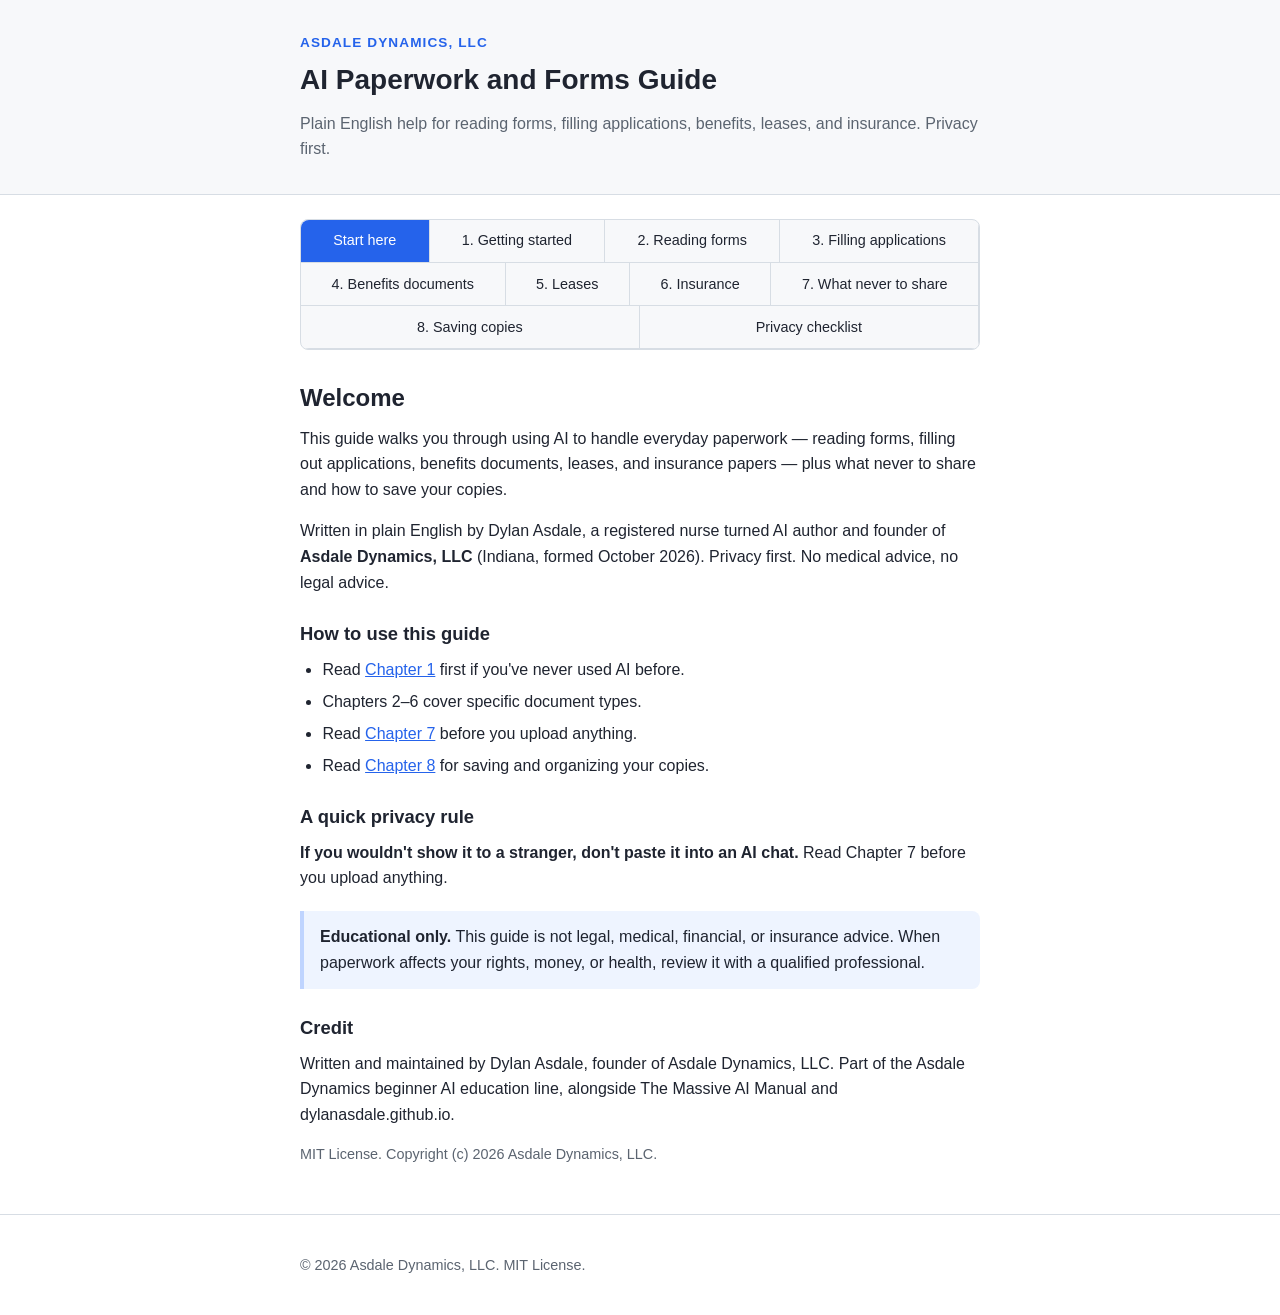
<file: site/index.html>
<!DOCTYPE html>
<html lang="en">
<head>
<meta charset="UTF-8">
<meta name="viewport" content="width=device-width, initial-scale=1.0">
<title>AI Paperwork and Forms Guide — Asdale Dynamics, LLC</title>
<link rel="stylesheet" href="assets/style.css">
</head>
<body>

<header class="site-header">
  <div class="container">
    <div class="brand">
      <span class="brand-kicker">Asdale Dynamics, LLC</span>
      <h1 class="brand-title">AI Paperwork and Forms Guide</h1>
    </div>
    <p class="tagline">Plain English help for reading forms, filling applications, benefits, leases, and insurance. Privacy first.</p>
  </div>
</header>

<main class="container">
  <nav class="chapter-nav" aria-label="Chapters">
    <ul>
      <li><a href="index.html">Start here</a></li>
      <li><a href="01-getting-started.html">1. Getting started</a></li>
      <li><a href="02-reading-forms.html">2. Reading forms</a></li>
      <li><a href="03-filling-applications.html">3. Filling applications</a></li>
      <li><a href="04-benefits-documents.html">4. Benefits documents</a></li>
      <li><a href="05-leases.html">5. Leases</a></li>
      <li><a href="06-insurance.html">6. Insurance</a></li>
      <li><a href="07-what-never-to-share.html">7. What never to share</a></li>
      <li><a href="08-saving-copies.html">8. Saving copies</a></li>
      <li><a href="privacy-checklist.html">Privacy checklist</a></li>
    </ul>
  </nav>

  <article class="chapter">
    <h2>Welcome</h2>
    <p>This guide walks you through using AI to handle everyday paperwork — reading forms, filling out applications, benefits documents, leases, and insurance papers — plus what never to share and how to save your copies.</p>
    <p>Written in plain English by Dylan Asdale, a registered nurse turned AI author and founder of <strong>Asdale Dynamics, LLC</strong> (Indiana, formed October 2026). Privacy first. No medical advice, no legal advice.</p>

    <h3>How to use this guide</h3>
    <ul>
      <li>Read <a href="01-getting-started.html">Chapter 1</a> first if you've never used AI before.</li>
      <li>Chapters 2&ndash;6 cover specific document types.</li>
      <li>Read <a href="07-what-never-to-share.html">Chapter 7</a> before you upload anything.</li>
      <li>Read <a href="08-saving-copies.html">Chapter 8</a> for saving and organizing your copies.</li>
    </ul>

    <h3>A quick privacy rule</h3>
    <p><strong>If you wouldn't show it to a stranger, don't paste it into an AI chat.</strong> Read Chapter 7 before you upload anything.</p>

    <div class="callout info">
      <p><strong>Educational only.</strong> This guide is not legal, medical, financial, or insurance advice. When paperwork affects your rights, money, or health, review it with a qualified professional.</p>
    </div>

    <h3>Credit</h3>
    <p>Written and maintained by Dylan Asdale, founder of Asdale Dynamics, LLC. Part of the Asdale Dynamics beginner AI education line, alongside The Massive AI Manual and dylanasdale.github.io.</p>

    <p class="muted">MIT License. Copyright (c) 2026 Asdale Dynamics, LLC.</p>
  </article>
</main>

<footer class="site-footer">
  <div class="container">
    <p>&copy; 2026 Asdale Dynamics, LLC. MIT License.</p>
  </div>
</footer>

<script src="assets/script.js"></script>
</body>
</html>
</file>
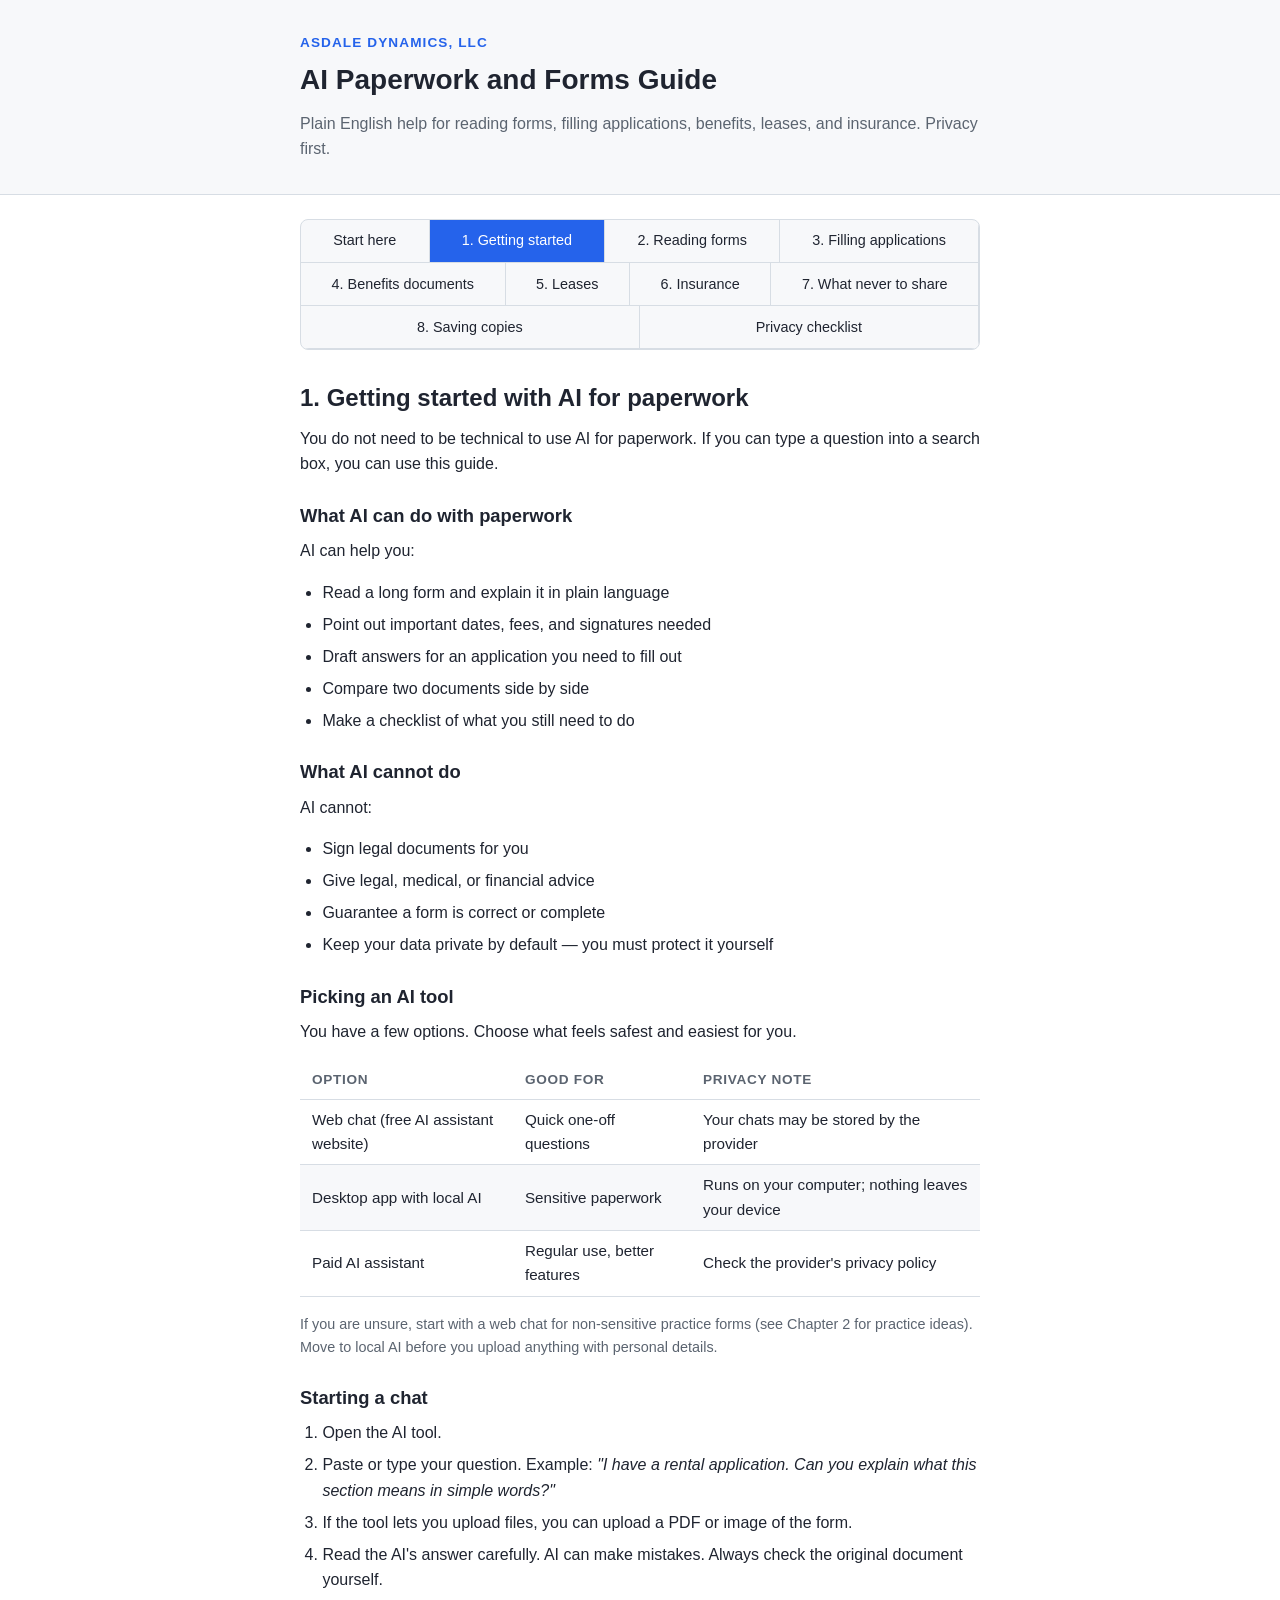
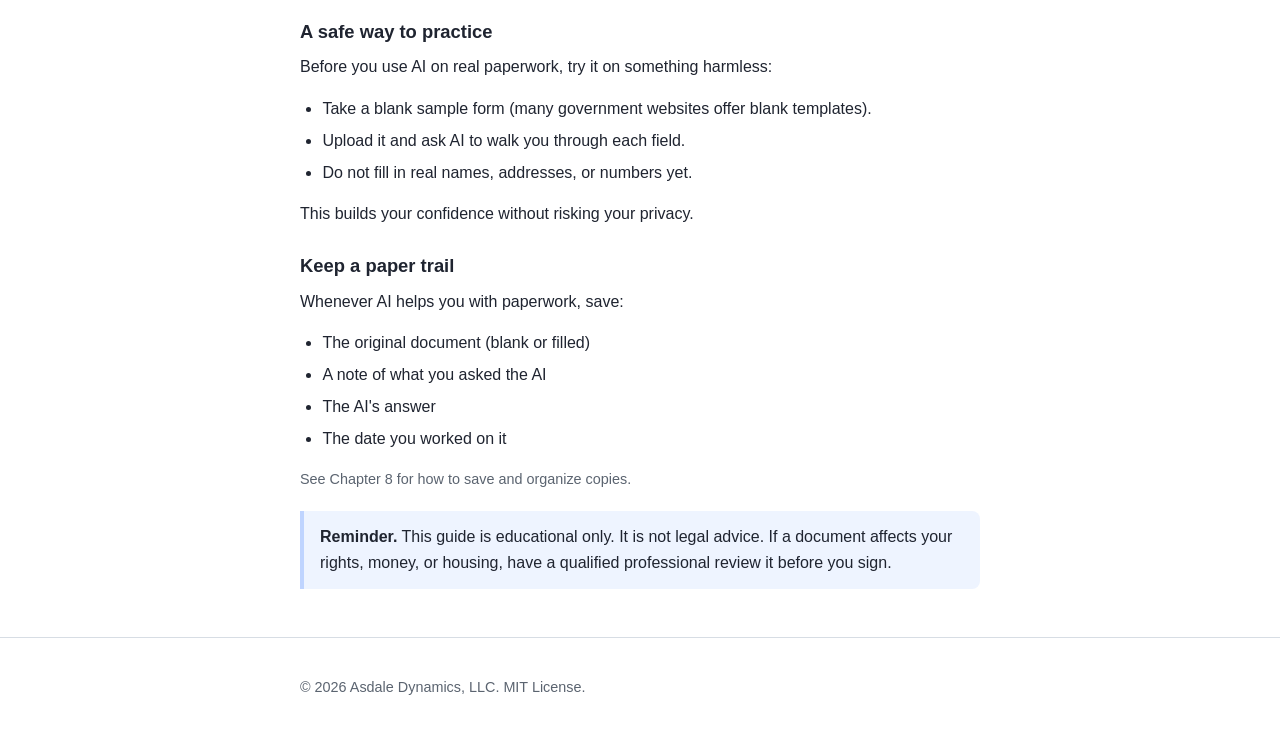
<file: site/01-getting-started.html>
<!DOCTYPE html>
<html lang="en">
<head>
<meta charset="UTF-8">
<meta name="viewport" content="width=device-width, initial-scale=1.0">
<title>1. Getting started — AI Paperwork and Forms Guide</title>
<link rel="stylesheet" href="assets/style.css">
</head>
<body>

<header class="site-header">
  <div class="container">
    <div class="brand">
      <span class="brand-kicker">Asdale Dynamics, LLC</span>
      <h1 class="brand-title">AI Paperwork and Forms Guide</h1>
    </div>
    <p class="tagline">Plain English help for reading forms, filling applications, benefits, leases, and insurance. Privacy first.</p>
  </div>
</header>

<main class="container">
  <nav class="chapter-nav" aria-label="Chapters">
    <ul>
      <li><a href="index.html">Start here</a></li>
      <li><a href="01-getting-started.html">1. Getting started</a></li>
      <li><a href="02-reading-forms.html">2. Reading forms</a></li>
      <li><a href="03-filling-applications.html">3. Filling applications</a></li>
      <li><a href="04-benefits-documents.html">4. Benefits documents</a></li>
      <li><a href="05-leases.html">5. Leases</a></li>
      <li><a href="06-insurance.html">6. Insurance</a></li>
      <li><a href="07-what-never-to-share.html">7. What never to share</a></li>
      <li><a href="08-saving-copies.html">8. Saving copies</a></li>
      <li><a href="privacy-checklist.html">Privacy checklist</a></li>
    </ul>
  </nav>

  <article class="chapter">
    <h2>1. Getting started with AI for paperwork</h2>
    <p>You do not need to be technical to use AI for paperwork. If you can type a question into a search box, you can use this guide.</p>

    <h3>What AI can do with paperwork</h3>
    <p>AI can help you:</p>
    <ul>
      <li>Read a long form and explain it in plain language</li>
      <li>Point out important dates, fees, and signatures needed</li>
      <li>Draft answers for an application you need to fill out</li>
      <li>Compare two documents side by side</li>
      <li>Make a checklist of what you still need to do</li>
    </ul>

    <h3>What AI cannot do</h3>
    <p>AI cannot:</p>
    <ul>
      <li>Sign legal documents for you</li>
      <li>Give legal, medical, or financial advice</li>
      <li>Guarantee a form is correct or complete</li>
      <li>Keep your data private by default — you must protect it yourself</li>
    </ul>

    <h3>Picking an AI tool</h3>
    <p>You have a few options. Choose what feels safest and easiest for you.</p>
    <table>
      <thead>
        <tr><th>Option</th><th>Good for</th><th>Privacy note</th></tr>
      </thead>
      <tbody>
        <tr><td>Web chat (free AI assistant website)</td><td>Quick one-off questions</td><td>Your chats may be stored by the provider</td></tr>
        <tr><td>Desktop app with local AI</td><td>Sensitive paperwork</td><td>Runs on your computer; nothing leaves your device</td></tr>
        <tr><td>Paid AI assistant</td><td>Regular use, better features</td><td>Check the provider's privacy policy</td></tr>
      </tbody>
    </table>
    <p class="muted">If you are unsure, start with a web chat for non-sensitive practice forms (see Chapter 2 for practice ideas). Move to local AI before you upload anything with personal details.</p>

    <h3>Starting a chat</h3>
    <ol>
      <li>Open the AI tool.</li>
      <li>Paste or type your question. Example: <em>"I have a rental application. Can you explain what this section means in simple words?"</em></li>
      <li>If the tool lets you upload files, you can upload a PDF or image of the form.</li>
      <li>Read the AI's answer carefully. AI can make mistakes. Always check the original document yourself.</li>
    </ol>

    <h3>A safe way to practice</h3>
    <p>Before you use AI on real paperwork, try it on something harmless:</p>
    <ul>
      <li>Take a blank sample form (many government websites offer blank templates).</li>
      <li>Upload it and ask AI to walk you through each field.</li>
      <li>Do not fill in real names, addresses, or numbers yet.</li>
    </ul>
    <p>This builds your confidence without risking your privacy.</p>

    <h3>Keep a paper trail</h3>
    <p>Whenever AI helps you with paperwork, save:</p>
    <ul>
      <li>The original document (blank or filled)</li>
      <li>A note of what you asked the AI</li>
      <li>The AI's answer</li>
      <li>The date you worked on it</li>
    </ul>
    <p class="muted">See Chapter 8 for how to save and organize copies.</p>

    <div class="callout info">
      <p><strong>Reminder.</strong> This guide is educational only. It is not legal advice. If a document affects your rights, money, or housing, have a qualified professional review it before you sign.</p>
    </div>
  </article>
</main>

<footer class="site-footer">
  <div class="container">
    <p>&copy; 2026 Asdale Dynamics, LLC. MIT License.</p>
  </div>
</footer>

<script src="assets/script.js"></script>
</body>
</html>
</file>
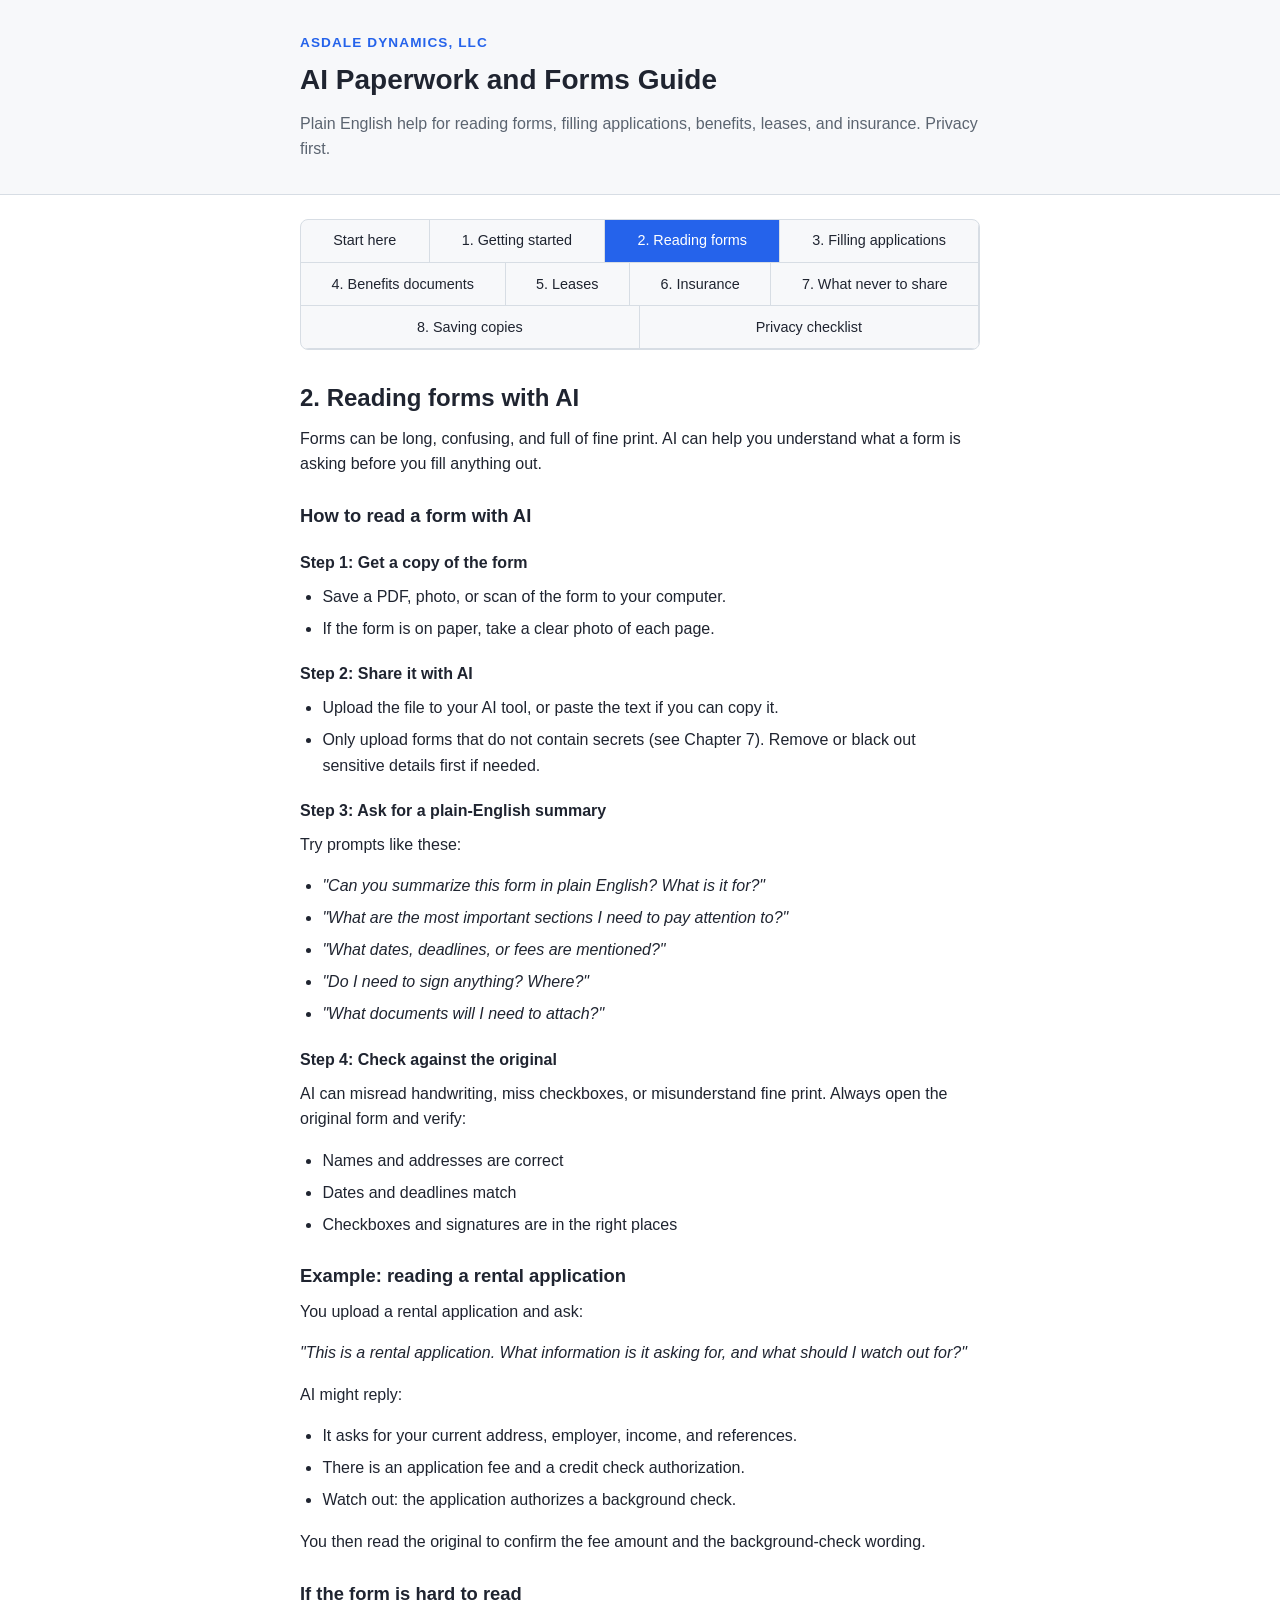
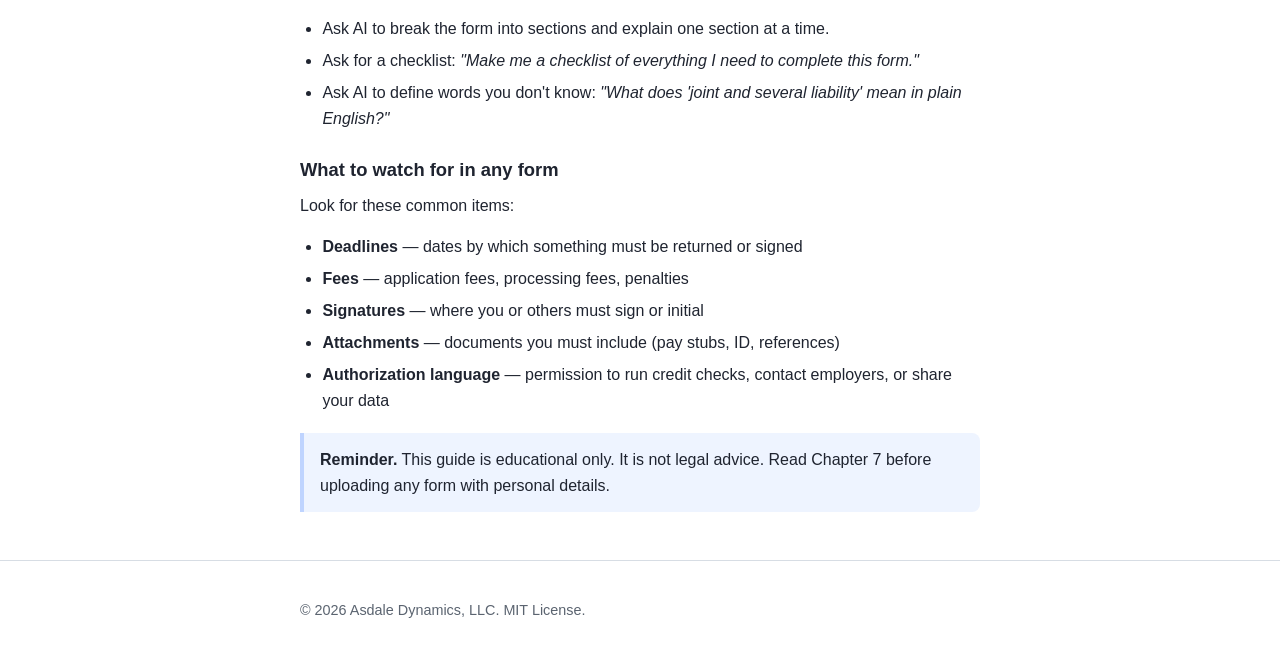
<file: site/02-reading-forms.html>
<!DOCTYPE html>
<html lang="en">
<head>
<meta charset="UTF-8">
<meta name="viewport" content="width=device-width, initial-scale=1.0">
<title>2. Reading forms — AI Paperwork and Forms Guide</title>
<link rel="stylesheet" href="assets/style.css">
</head>
<body>

<header class="site-header">
  <div class="container">
    <div class="brand">
      <span class="brand-kicker">Asdale Dynamics, LLC</span>
      <h1 class="brand-title">AI Paperwork and Forms Guide</h1>
    </div>
    <p class="tagline">Plain English help for reading forms, filling applications, benefits, leases, and insurance. Privacy first.</p>
  </div>
</header>

<main class="container">
  <nav class="chapter-nav" aria-label="Chapters">
    <ul>
      <li><a href="index.html">Start here</a></li>
      <li><a href="01-getting-started.html">1. Getting started</a></li>
      <li><a href="02-reading-forms.html">2. Reading forms</a></li>
      <li><a href="03-filling-applications.html">3. Filling applications</a></li>
      <li><a href="04-benefits-documents.html">4. Benefits documents</a></li>
      <li><a href="05-leases.html">5. Leases</a></li>
      <li><a href="06-insurance.html">6. Insurance</a></li>
      <li><a href="07-what-never-to-share.html">7. What never to share</a></li>
      <li><a href="08-saving-copies.html">8. Saving copies</a></li>
      <li><a href="privacy-checklist.html">Privacy checklist</a></li>
    </ul>
  </nav>

  <article class="chapter">
    <h2>2. Reading forms with AI</h2>
    <p>Forms can be long, confusing, and full of fine print. AI can help you understand what a form is asking before you fill anything out.</p>

    <h3>How to read a form with AI</h3>

    <h4>Step 1: Get a copy of the form</h4>
    <ul>
      <li>Save a PDF, photo, or scan of the form to your computer.</li>
      <li>If the form is on paper, take a clear photo of each page.</li>
    </ul>

    <h4>Step 2: Share it with AI</h4>
    <ul>
      <li>Upload the file to your AI tool, or paste the text if you can copy it.</li>
      <li>Only upload forms that do not contain secrets (see Chapter 7). Remove or black out sensitive details first if needed.</li>
    </ul>

    <h4>Step 3: Ask for a plain-English summary</h4>
    <p>Try prompts like these:</p>
    <ul>
      <li><em>"Can you summarize this form in plain English? What is it for?"</em></li>
      <li><em>"What are the most important sections I need to pay attention to?"</em></li>
      <li><em>"What dates, deadlines, or fees are mentioned?"</em></li>
      <li><em>"Do I need to sign anything? Where?"</em></li>
      <li><em>"What documents will I need to attach?"</em></li>
    </ul>

    <h4>Step 4: Check against the original</h4>
    <p>AI can misread handwriting, miss checkboxes, or misunderstand fine print. Always open the original form and verify:</p>
    <ul>
      <li>Names and addresses are correct</li>
      <li>Dates and deadlines match</li>
      <li>Checkboxes and signatures are in the right places</li>
    </ul>

    <h3>Example: reading a rental application</h3>
    <p>You upload a rental application and ask:</p>
    <p><em>"This is a rental application. What information is it asking for, and what should I watch out for?"</em></p>
    <p>AI might reply:</p>
    <ul>
      <li>It asks for your current address, employer, income, and references.</li>
      <li>There is an application fee and a credit check authorization.</li>
      <li>Watch out: the application authorizes a background check.</li>
    </ul>
    <p>You then read the original to confirm the fee amount and the background-check wording.</p>

    <h3>If the form is hard to read</h3>
    <ul>
      <li>Ask AI to break the form into sections and explain one section at a time.</li>
      <li>Ask for a checklist: <em>"Make me a checklist of everything I need to complete this form."</em></li>
      <li>Ask AI to define words you don't know: <em>"What does 'joint and several liability' mean in plain English?"</em></li>
    </ul>

    <h3>What to watch for in any form</h3>
    <p>Look for these common items:</p>
    <ul>
      <li><strong>Deadlines</strong> — dates by which something must be returned or signed</li>
      <li><strong>Fees</strong> — application fees, processing fees, penalties</li>
      <li><strong>Signatures</strong> — where you or others must sign or initial</li>
      <li><strong>Attachments</strong> — documents you must include (pay stubs, ID, references)</li>
      <li><strong>Authorization language</strong> — permission to run credit checks, contact employers, or share your data</li>
    </ul>

    <div class="callout info">
      <p><strong>Reminder.</strong> This guide is educational only. It is not legal advice. Read Chapter 7 before uploading any form with personal details.</p>
    </div>
  </article>
</main>

<footer class="site-footer">
  <div class="container">
    <p>&copy; 2026 Asdale Dynamics, LLC. MIT License.</p>
  </div>
</footer>

<script src="assets/script.js"></script>
</body>
</html>
</file>
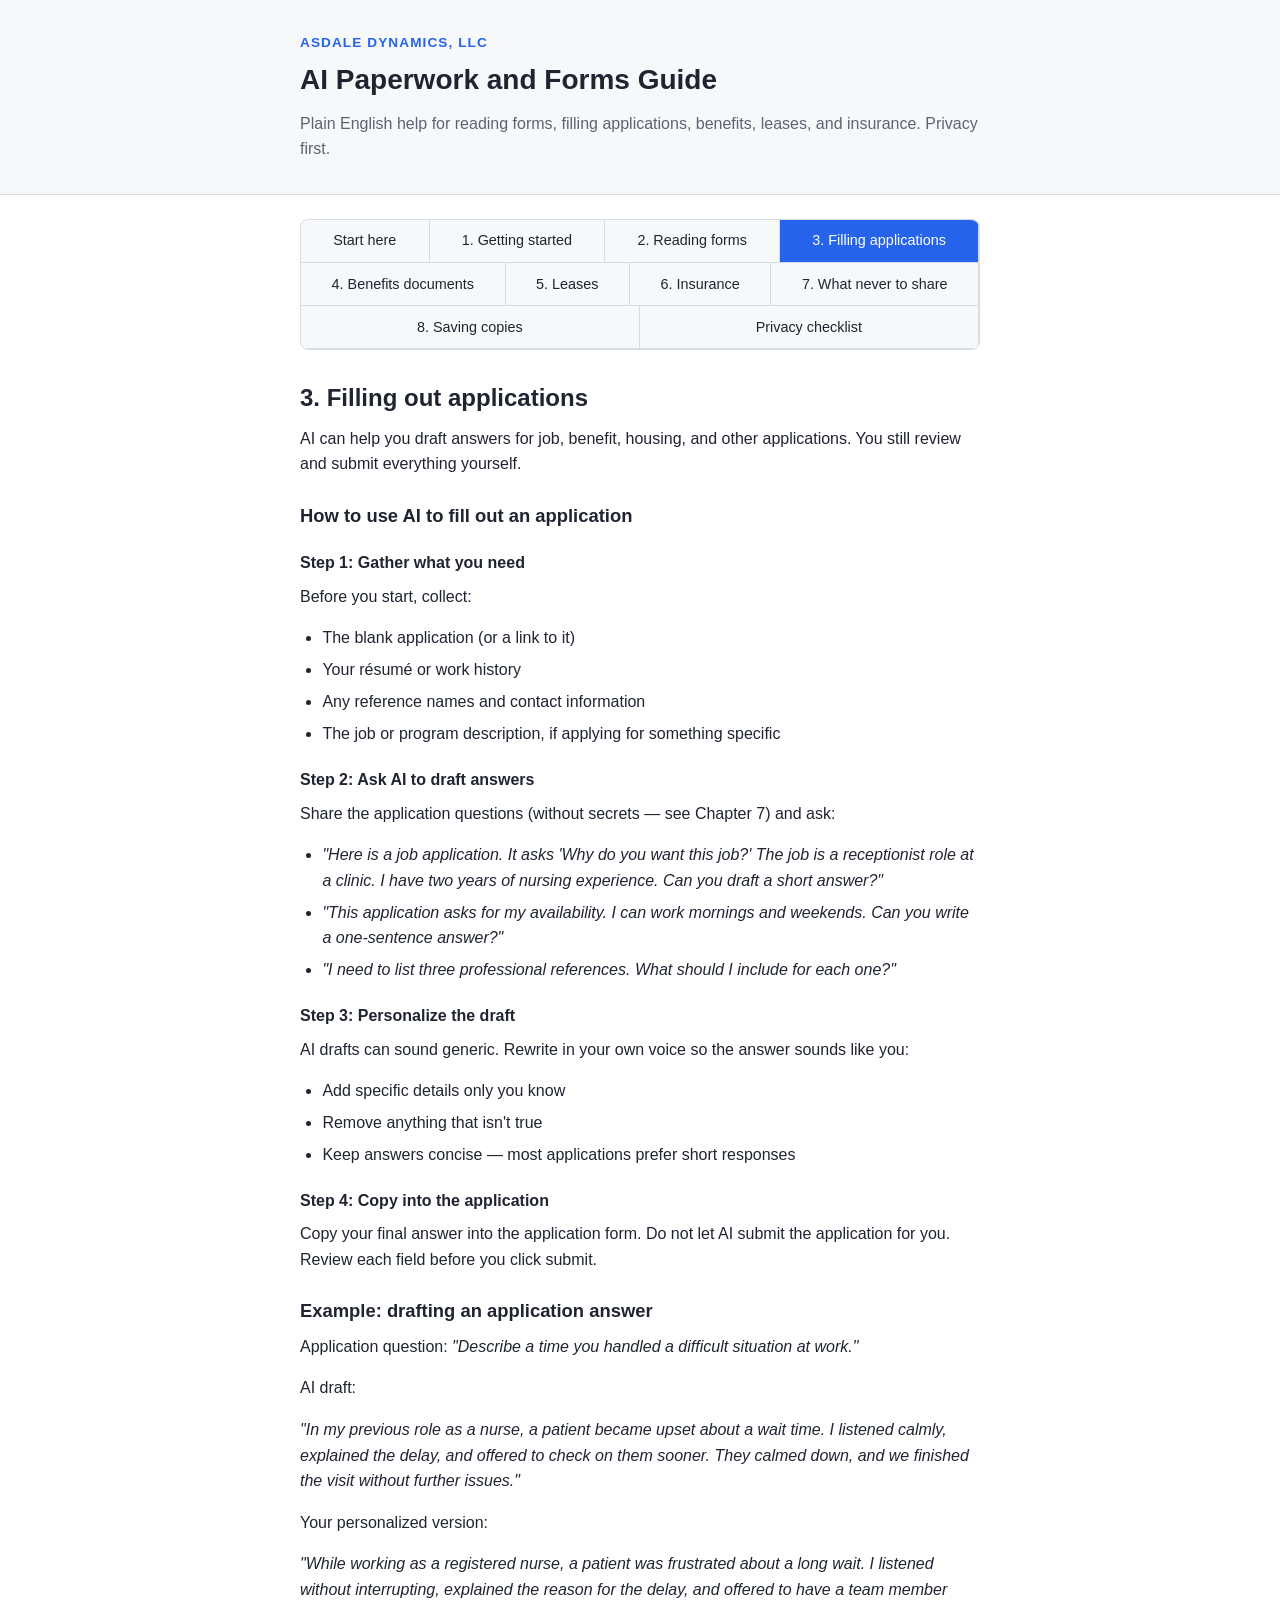
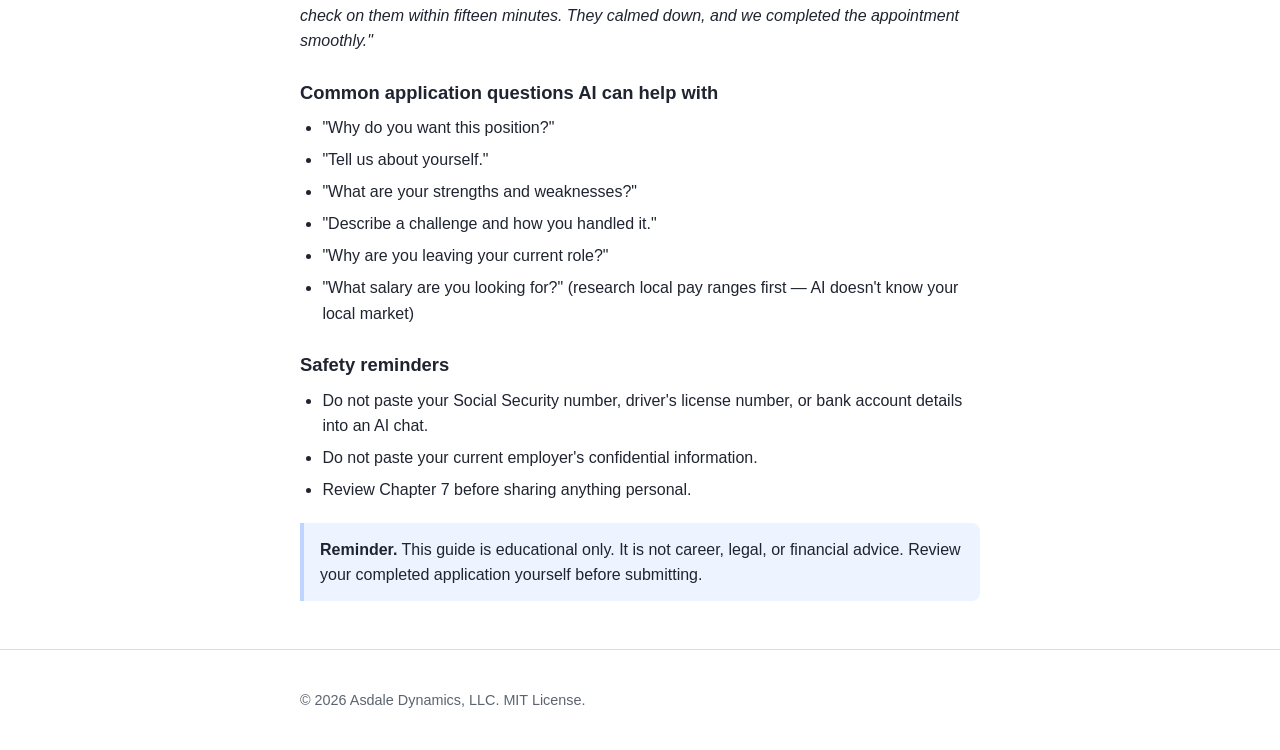
<file: site/03-filling-applications.html>
<!DOCTYPE html>
<html lang="en">
<head>
<meta charset="UTF-8">
<meta name="viewport" content="width=device-width, initial-scale=1.0">
<title>3. Filling applications — AI Paperwork and Forms Guide</title>
<link rel="stylesheet" href="assets/style.css">
</head>
<body>

<header class="site-header">
  <div class="container">
    <div class="brand">
      <span class="brand-kicker">Asdale Dynamics, LLC</span>
      <h1 class="brand-title">AI Paperwork and Forms Guide</h1>
    </div>
    <p class="tagline">Plain English help for reading forms, filling applications, benefits, leases, and insurance. Privacy first.</p>
  </div>
</header>

<main class="container">
  <nav class="chapter-nav" aria-label="Chapters">
    <ul>
      <li><a href="index.html">Start here</a></li>
      <li><a href="01-getting-started.html">1. Getting started</a></li>
      <li><a href="02-reading-forms.html">2. Reading forms</a></li>
      <li><a href="03-filling-applications.html">3. Filling applications</a></li>
      <li><a href="04-benefits-documents.html">4. Benefits documents</a></li>
      <li><a href="05-leases.html">5. Leases</a></li>
      <li><a href="06-insurance.html">6. Insurance</a></li>
      <li><a href="07-what-never-to-share.html">7. What never to share</a></li>
      <li><a href="08-saving-copies.html">8. Saving copies</a></li>
      <li><a href="privacy-checklist.html">Privacy checklist</a></li>
    </ul>
  </nav>

  <article class="chapter">
    <h2>3. Filling out applications</h2>
    <p>AI can help you draft answers for job, benefit, housing, and other applications. You still review and submit everything yourself.</p>

    <h3>How to use AI to fill out an application</h3>

    <h4>Step 1: Gather what you need</h4>
    <p>Before you start, collect:</p>
    <ul>
      <li>The blank application (or a link to it)</li>
      <li>Your résumé or work history</li>
      <li>Any reference names and contact information</li>
      <li>The job or program description, if applying for something specific</li>
    </ul>

    <h4>Step 2: Ask AI to draft answers</h4>
    <p>Share the application questions (without secrets — see Chapter 7) and ask:</p>
    <ul>
      <li><em>"Here is a job application. It asks 'Why do you want this job?' The job is a receptionist role at a clinic. I have two years of nursing experience. Can you draft a short answer?"</em></li>
      <li><em>"This application asks for my availability. I can work mornings and weekends. Can you write a one-sentence answer?"</em></li>
      <li><em>"I need to list three professional references. What should I include for each one?"</em></li>
    </ul>

    <h4>Step 3: Personalize the draft</h4>
    <p>AI drafts can sound generic. Rewrite in your own voice so the answer sounds like you:</p>
    <ul>
      <li>Add specific details only you know</li>
      <li>Remove anything that isn't true</li>
      <li>Keep answers concise — most applications prefer short responses</li>
    </ul>

    <h4>Step 4: Copy into the application</h4>
    <p>Copy your final answer into the application form. Do not let AI submit the application for you. Review each field before you click submit.</p>

    <h3>Example: drafting an application answer</h3>
    <p>Application question: <em>"Describe a time you handled a difficult situation at work."</em></p>
    <p>AI draft:</p>
    <p><em>"In my previous role as a nurse, a patient became upset about a wait time. I listened calmly, explained the delay, and offered to check on them sooner. They calmed down, and we finished the visit without further issues."</em></p>
    <p>Your personalized version:</p>
    <p><em>"While working as a registered nurse, a patient was frustrated about a long wait. I listened without interrupting, explained the reason for the delay, and offered to have a team member check on them within fifteen minutes. They calmed down, and we completed the appointment smoothly."</em></p>

    <h3>Common application questions AI can help with</h3>
    <ul>
      <li>"Why do you want this position?"</li>
      <li>"Tell us about yourself."</li>
      <li>"What are your strengths and weaknesses?"</li>
      <li>"Describe a challenge and how you handled it."</li>
      <li>"Why are you leaving your current role?"</li>
      <li>"What salary are you looking for?" (research local pay ranges first — AI doesn't know your local market)</li>
    </ul>

    <h3>Safety reminders</h3>
    <ul>
      <li>Do not paste your Social Security number, driver's license number, or bank account details into an AI chat.</li>
      <li>Do not paste your current employer's confidential information.</li>
      <li>Review Chapter 7 before sharing anything personal.</li>
    </ul>

    <div class="callout info">
      <p><strong>Reminder.</strong> This guide is educational only. It is not career, legal, or financial advice. Review your completed application yourself before submitting.</p>
    </div>
  </article>
</main>

<footer class="site-footer">
  <div class="container">
    <p>&copy; 2026 Asdale Dynamics, LLC. MIT License.</p>
  </div>
</footer>

<script src="assets/script.js"></script>
</body>
</html>
</file>
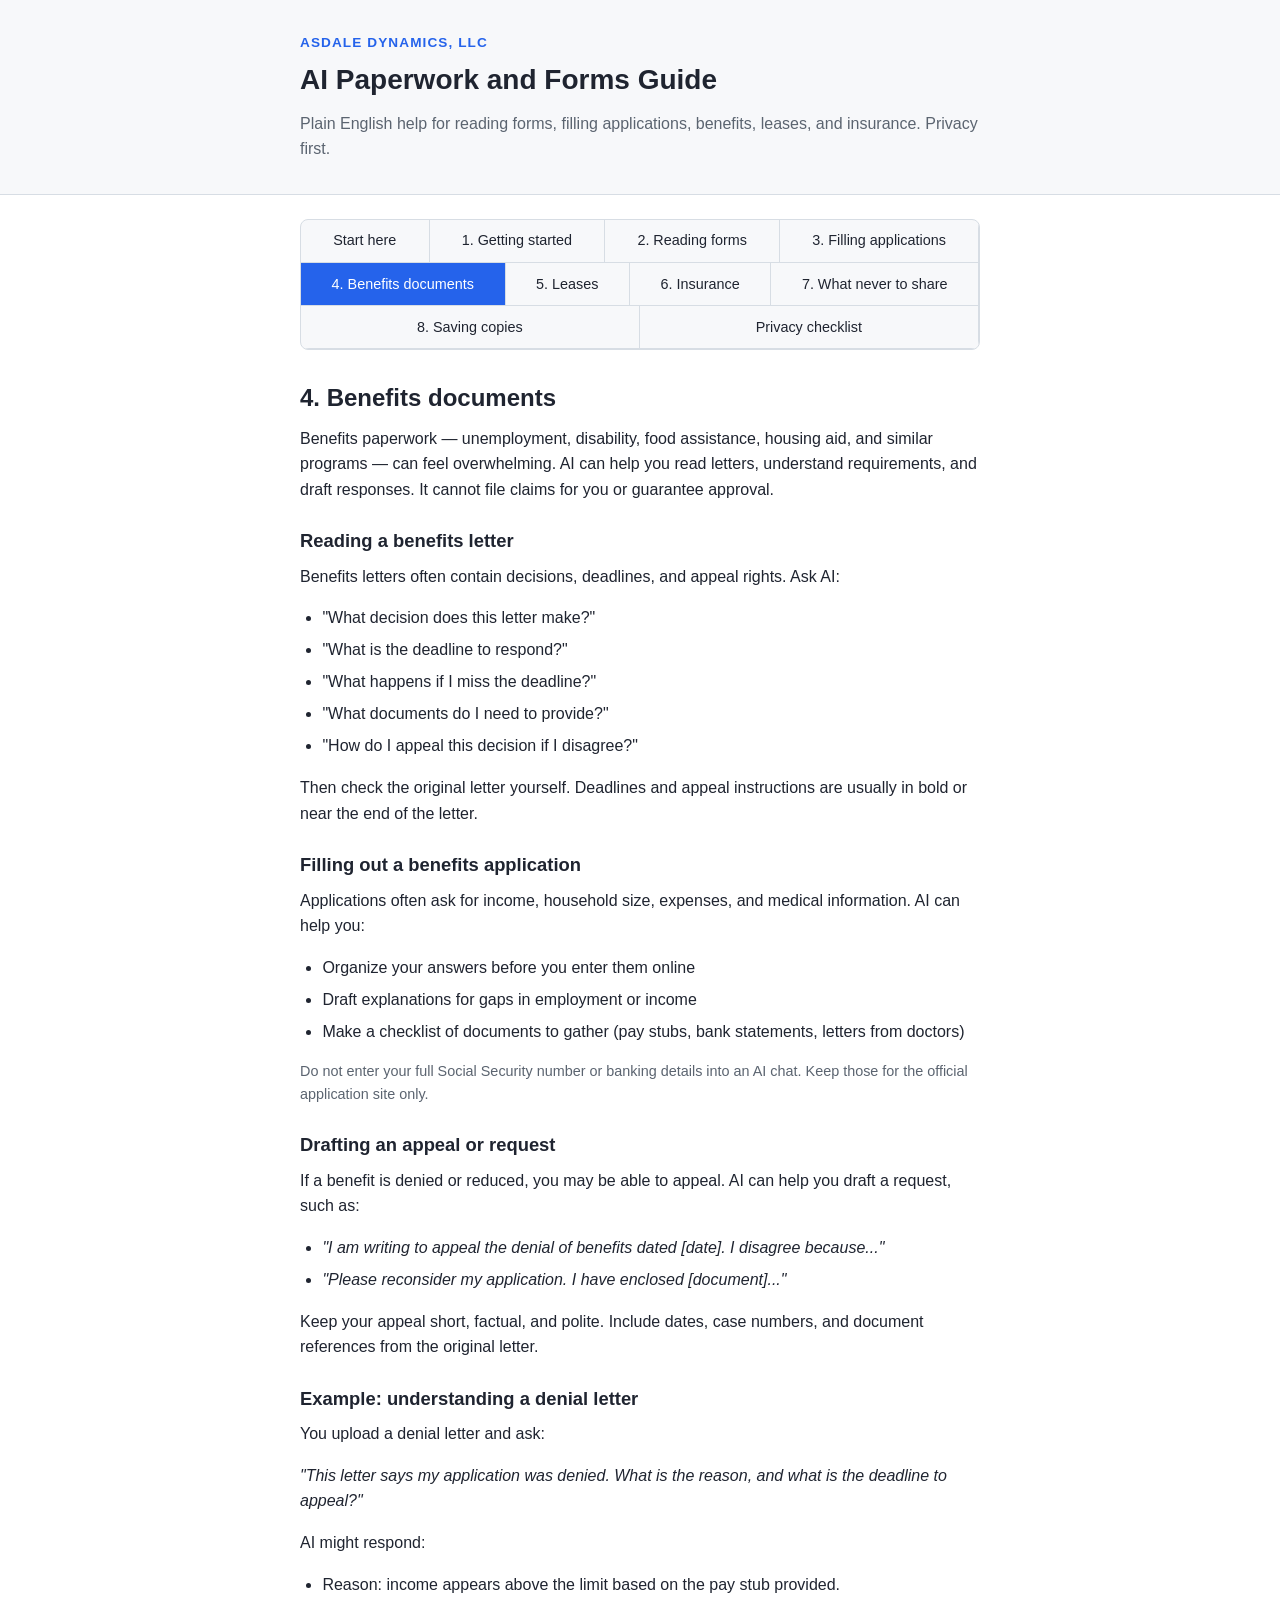
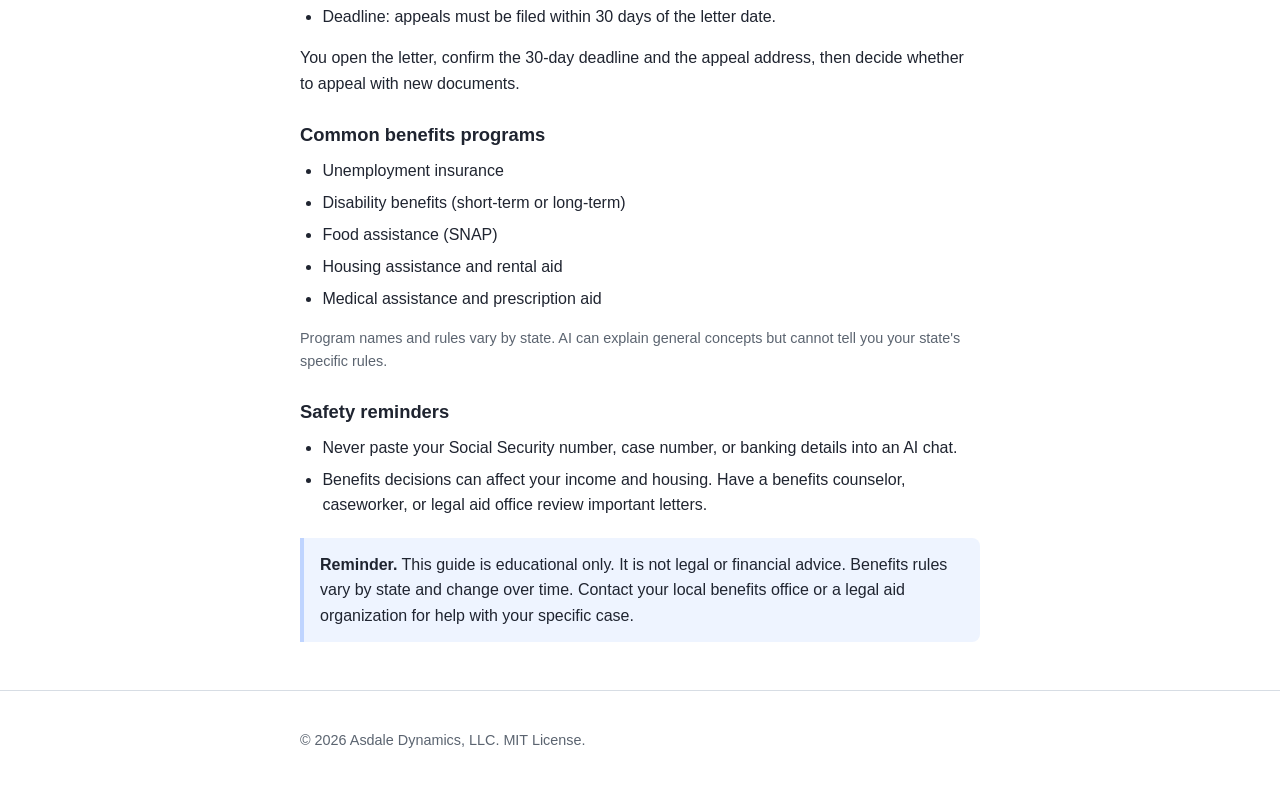
<file: site/04-benefits-documents.html>
<!DOCTYPE html>
<html lang="en">
<head>
<meta charset="UTF-8">
<meta name="viewport" content="width=device-width, initial-scale=1.0">
<title>4. Benefits documents — AI Paperwork and Forms Guide</title>
<link rel="stylesheet" href="assets/style.css">
</head>
<body>

<header class="site-header">
  <div class="container">
    <div class="brand">
      <span class="brand-kicker">Asdale Dynamics, LLC</span>
      <h1 class="brand-title">AI Paperwork and Forms Guide</h1>
    </div>
    <p class="tagline">Plain English help for reading forms, filling applications, benefits, leases, and insurance. Privacy first.</p>
  </div>
</header>

<main class="container">
  <nav class="chapter-nav" aria-label="Chapters">
    <ul>
      <li><a href="index.html">Start here</a></li>
      <li><a href="01-getting-started.html">1. Getting started</a></li>
      <li><a href="02-reading-forms.html">2. Reading forms</a></li>
      <li><a href="03-filling-applications.html">3. Filling applications</a></li>
      <li><a href="04-benefits-documents.html">4. Benefits documents</a></li>
      <li><a href="05-leases.html">5. Leases</a></li>
      <li><a href="06-insurance.html">6. Insurance</a></li>
      <li><a href="07-what-never-to-share.html">7. What never to share</a></li>
      <li><a href="08-saving-copies.html">8. Saving copies</a></li>
      <li><a href="privacy-checklist.html">Privacy checklist</a></li>
    </ul>
  </nav>

  <article class="chapter">
    <h2>4. Benefits documents</h2>
    <p>Benefits paperwork — unemployment, disability, food assistance, housing aid, and similar programs — can feel overwhelming. AI can help you read letters, understand requirements, and draft responses. It cannot file claims for you or guarantee approval.</p>

    <h3>Reading a benefits letter</h3>
    <p>Benefits letters often contain decisions, deadlines, and appeal rights. Ask AI:</p>
    <ul>
      <li>"What decision does this letter make?"</li>
      <li>"What is the deadline to respond?"</li>
      <li>"What happens if I miss the deadline?"</li>
      <li>"What documents do I need to provide?"</li>
      <li>"How do I appeal this decision if I disagree?"</li>
    </ul>
    <p>Then check the original letter yourself. Deadlines and appeal instructions are usually in bold or near the end of the letter.</p>

    <h3>Filling out a benefits application</h3>
    <p>Applications often ask for income, household size, expenses, and medical information. AI can help you:</p>
    <ul>
      <li>Organize your answers before you enter them online</li>
      <li>Draft explanations for gaps in employment or income</li>
      <li>Make a checklist of documents to gather (pay stubs, bank statements, letters from doctors)</li>
    </ul>
    <p class="muted">Do not enter your full Social Security number or banking details into an AI chat. Keep those for the official application site only.</p>

    <h3>Drafting an appeal or request</h3>
    <p>If a benefit is denied or reduced, you may be able to appeal. AI can help you draft a request, such as:</p>
    <ul>
      <li><em>"I am writing to appeal the denial of benefits dated [date]. I disagree because..."</em></li>
      <li><em>"Please reconsider my application. I have enclosed [document]..."</em></li>
    </ul>
    <p>Keep your appeal short, factual, and polite. Include dates, case numbers, and document references from the original letter.</p>

    <h3>Example: understanding a denial letter</h3>
    <p>You upload a denial letter and ask:</p>
    <p><em>"This letter says my application was denied. What is the reason, and what is the deadline to appeal?"</em></p>
    <p>AI might respond:</p>
    <ul>
      <li>Reason: income appears above the limit based on the pay stub provided.</li>
      <li>Deadline: appeals must be filed within 30 days of the letter date.</li>
    </ul>
    <p>You open the letter, confirm the 30-day deadline and the appeal address, then decide whether to appeal with new documents.</p>

    <h3>Common benefits programs</h3>
    <ul>
      <li>Unemployment insurance</li>
      <li>Disability benefits (short-term or long-term)</li>
      <li>Food assistance (SNAP)</li>
      <li>Housing assistance and rental aid</li>
      <li>Medical assistance and prescription aid</li>
    </ul>
    <p class="muted">Program names and rules vary by state. AI can explain general concepts but cannot tell you your state's specific rules.</p>

    <h3>Safety reminders</h3>
    <ul>
      <li>Never paste your Social Security number, case number, or banking details into an AI chat.</li>
      <li>Benefits decisions can affect your income and housing. Have a benefits counselor, caseworker, or legal aid office review important letters.</li>
    </ul>

    <div class="callout info">
      <p><strong>Reminder.</strong> This guide is educational only. It is not legal or financial advice. Benefits rules vary by state and change over time. Contact your local benefits office or a legal aid organization for help with your specific case.</p>
    </div>
  </article>
</main>

<footer class="site-footer">
  <div class="container">
    <p>&copy; 2026 Asdale Dynamics, LLC. MIT License.</p>
  </div>
</footer>

<script src="assets/script.js"></script>
</body>
</html>
</file>
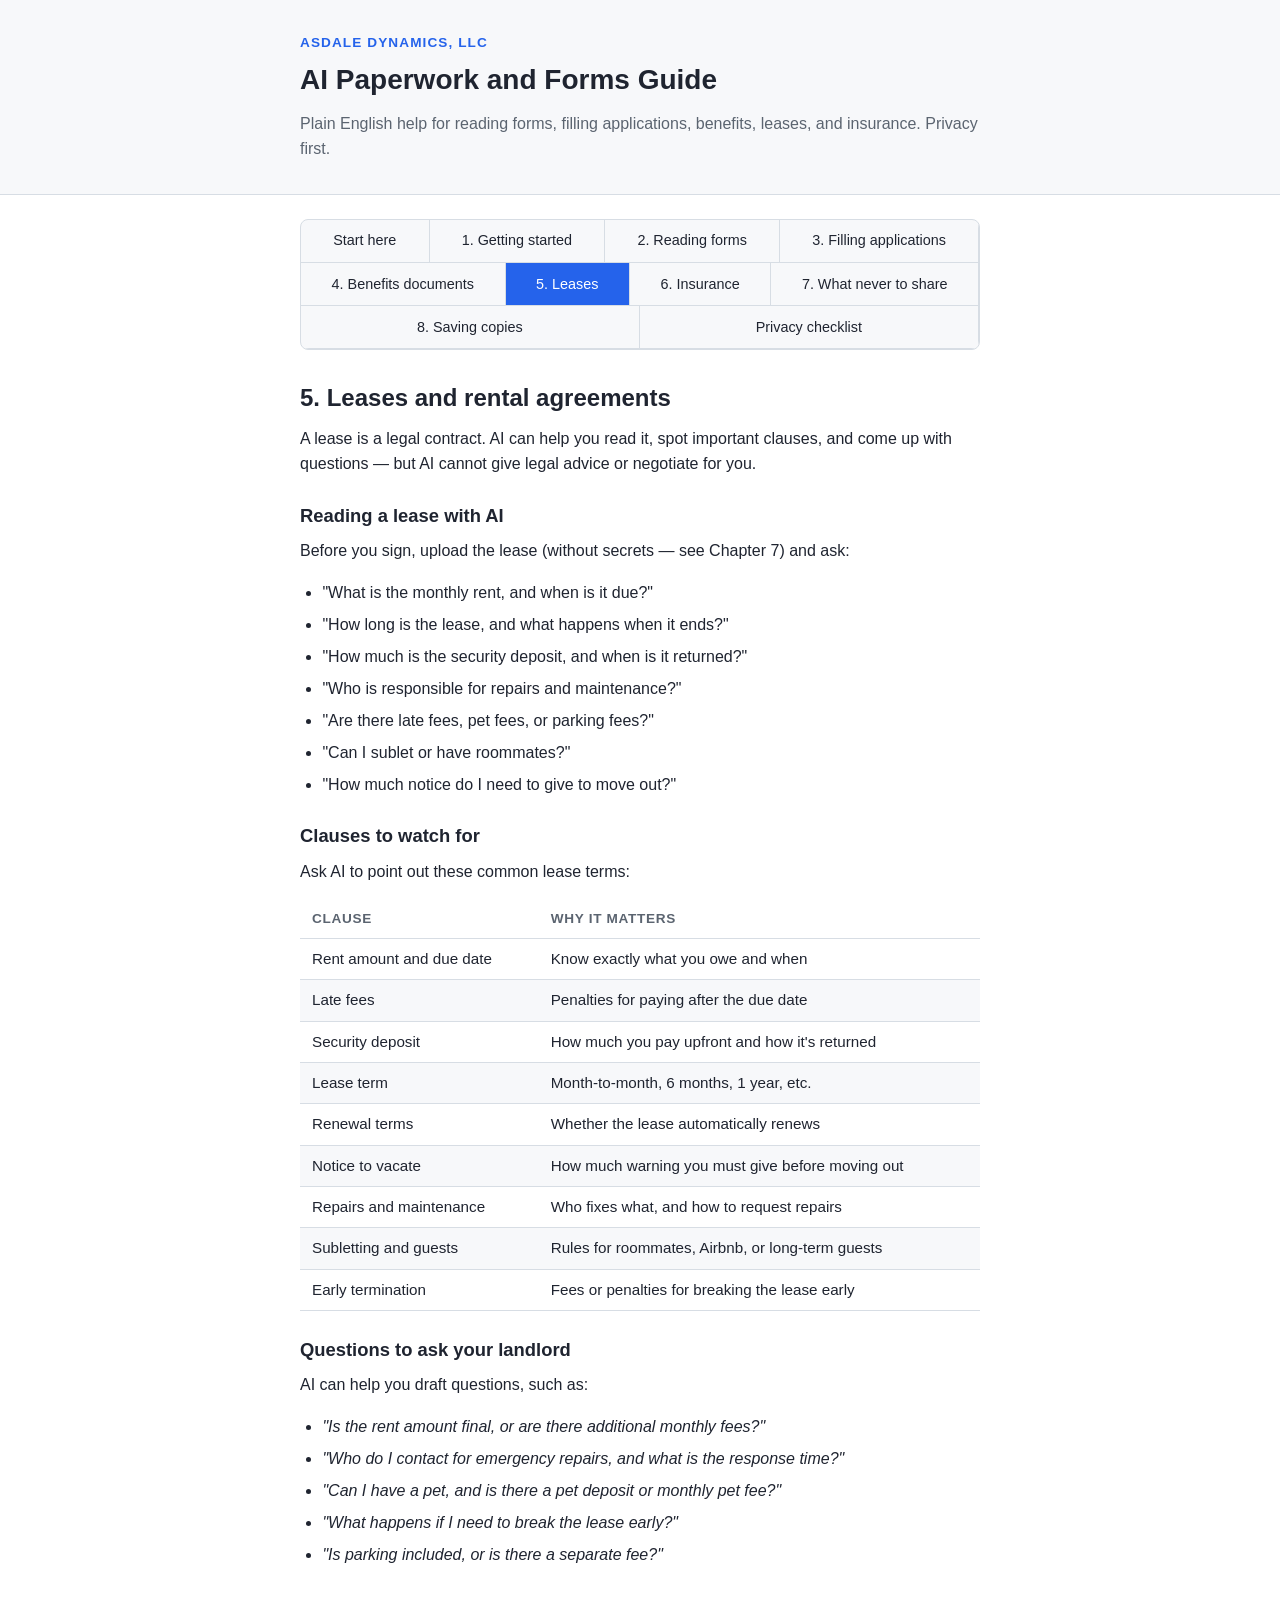
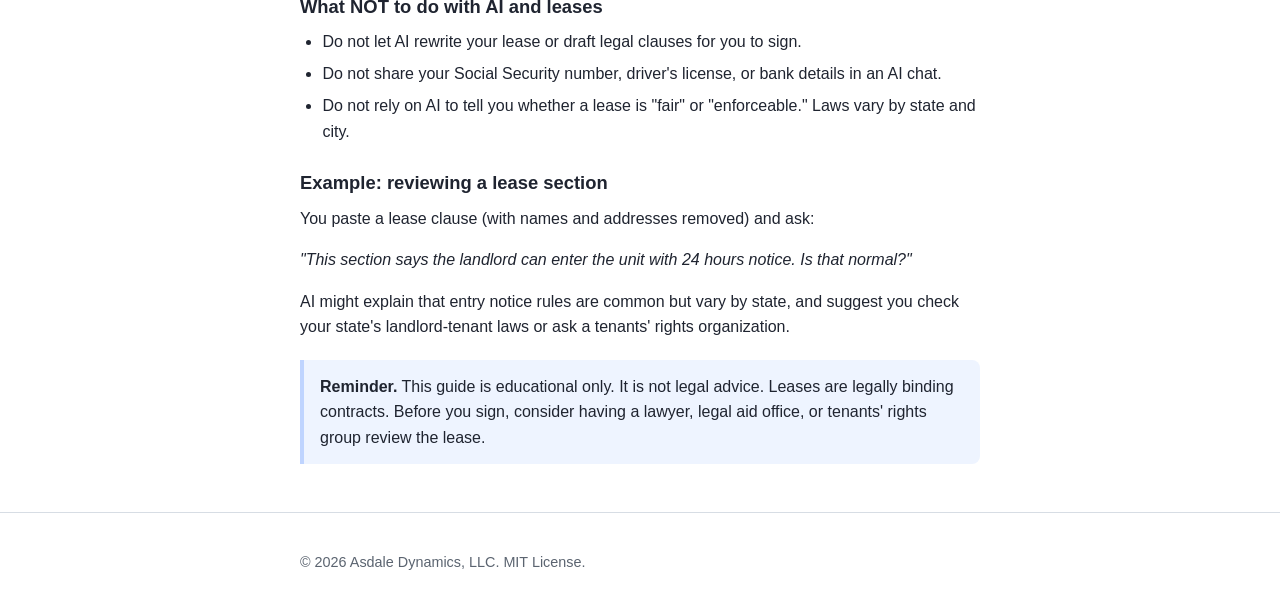
<file: site/05-leases.html>
<!DOCTYPE html>
<html lang="en">
<head>
<meta charset="UTF-8">
<meta name="viewport" content="width=device-width, initial-scale=1.0">
<title>5. Leases — AI Paperwork and Forms Guide</title>
<link rel="stylesheet" href="assets/style.css">
</head>
<body>

<header class="site-header">
  <div class="container">
    <div class="brand">
      <span class="brand-kicker">Asdale Dynamics, LLC</span>
      <h1 class="brand-title">AI Paperwork and Forms Guide</h1>
    </div>
    <p class="tagline">Plain English help for reading forms, filling applications, benefits, leases, and insurance. Privacy first.</p>
  </div>
</header>

<main class="container">
  <nav class="chapter-nav" aria-label="Chapters">
    <ul>
      <li><a href="index.html">Start here</a></li>
      <li><a href="01-getting-started.html">1. Getting started</a></li>
      <li><a href="02-reading-forms.html">2. Reading forms</a></li>
      <li><a href="03-filling-applications.html">3. Filling applications</a></li>
      <li><a href="04-benefits-documents.html">4. Benefits documents</a></li>
      <li><a href="05-leases.html">5. Leases</a></li>
      <li><a href="06-insurance.html">6. Insurance</a></li>
      <li><a href="07-what-never-to-share.html">7. What never to share</a></li>
      <li><a href="08-saving-copies.html">8. Saving copies</a></li>
      <li><a href="privacy-checklist.html">Privacy checklist</a></li>
    </ul>
  </nav>

  <article class="chapter">
    <h2>5. Leases and rental agreements</h2>
    <p>A lease is a legal contract. AI can help you read it, spot important clauses, and come up with questions — but AI cannot give legal advice or negotiate for you.</p>

    <h3>Reading a lease with AI</h3>
    <p>Before you sign, upload the lease (without secrets — see Chapter 7) and ask:</p>
    <ul>
      <li>"What is the monthly rent, and when is it due?"</li>
      <li>"How long is the lease, and what happens when it ends?"</li>
      <li>"How much is the security deposit, and when is it returned?"</li>
      <li>"Who is responsible for repairs and maintenance?"</li>
      <li>"Are there late fees, pet fees, or parking fees?"</li>
      <li>"Can I sublet or have roommates?"</li>
      <li>"How much notice do I need to give to move out?"</li>
    </ul>

    <h3>Clauses to watch for</h3>
    <p>Ask AI to point out these common lease terms:</p>
    <table>
      <thead>
        <tr><th>Clause</th><th>Why it matters</th></tr>
      </thead>
      <tbody>
        <tr><td>Rent amount and due date</td><td>Know exactly what you owe and when</td></tr>
        <tr><td>Late fees</td><td>Penalties for paying after the due date</td></tr>
        <tr><td>Security deposit</td><td>How much you pay upfront and how it's returned</td></tr>
        <tr><td>Lease term</td><td>Month-to-month, 6 months, 1 year, etc.</td></tr>
        <tr><td>Renewal terms</td><td>Whether the lease automatically renews</td></tr>
        <tr><td>Notice to vacate</td><td>How much warning you must give before moving out</td></tr>
        <tr><td>Repairs and maintenance</td><td>Who fixes what, and how to request repairs</td></tr>
        <tr><td>Subletting and guests</td><td>Rules for roommates, Airbnb, or long-term guests</td></tr>
        <tr><td>Early termination</td><td>Fees or penalties for breaking the lease early</td></tr>
      </tbody>
    </table>

    <h3>Questions to ask your landlord</h3>
    <p>AI can help you draft questions, such as:</p>
    <ul>
      <li><em>"Is the rent amount final, or are there additional monthly fees?"</em></li>
      <li><em>"Who do I contact for emergency repairs, and what is the response time?"</em></li>
      <li><em>"Can I have a pet, and is there a pet deposit or monthly pet fee?"</em></li>
      <li><em>"What happens if I need to break the lease early?"</em></li>
      <li><em>"Is parking included, or is there a separate fee?"</em></li>
    </ul>

    <h3>What NOT to do with AI and leases</h3>
    <ul>
      <li>Do not let AI rewrite your lease or draft legal clauses for you to sign.</li>
      <li>Do not share your Social Security number, driver's license, or bank details in an AI chat.</li>
      <li>Do not rely on AI to tell you whether a lease is "fair" or "enforceable." Laws vary by state and city.</li>
    </ul>

    <h3>Example: reviewing a lease section</h3>
    <p>You paste a lease clause (with names and addresses removed) and ask:</p>
    <p><em>"This section says the landlord can enter the unit with 24 hours notice. Is that normal?"</em></p>
    <p>AI might explain that entry notice rules are common but vary by state, and suggest you check your state's landlord-tenant laws or ask a tenants' rights organization.</p>

    <div class="callout info">
      <p><strong>Reminder.</strong> This guide is educational only. It is not legal advice. Leases are legally binding contracts. Before you sign, consider having a lawyer, legal aid office, or tenants' rights group review the lease.</p>
    </div>
  </article>
</main>

<footer class="site-footer">
  <div class="container">
    <p>&copy; 2026 Asdale Dynamics, LLC. MIT License.</p>
  </div>
</footer>

<script src="assets/script.js"></script>
</body>
</html>
</file>
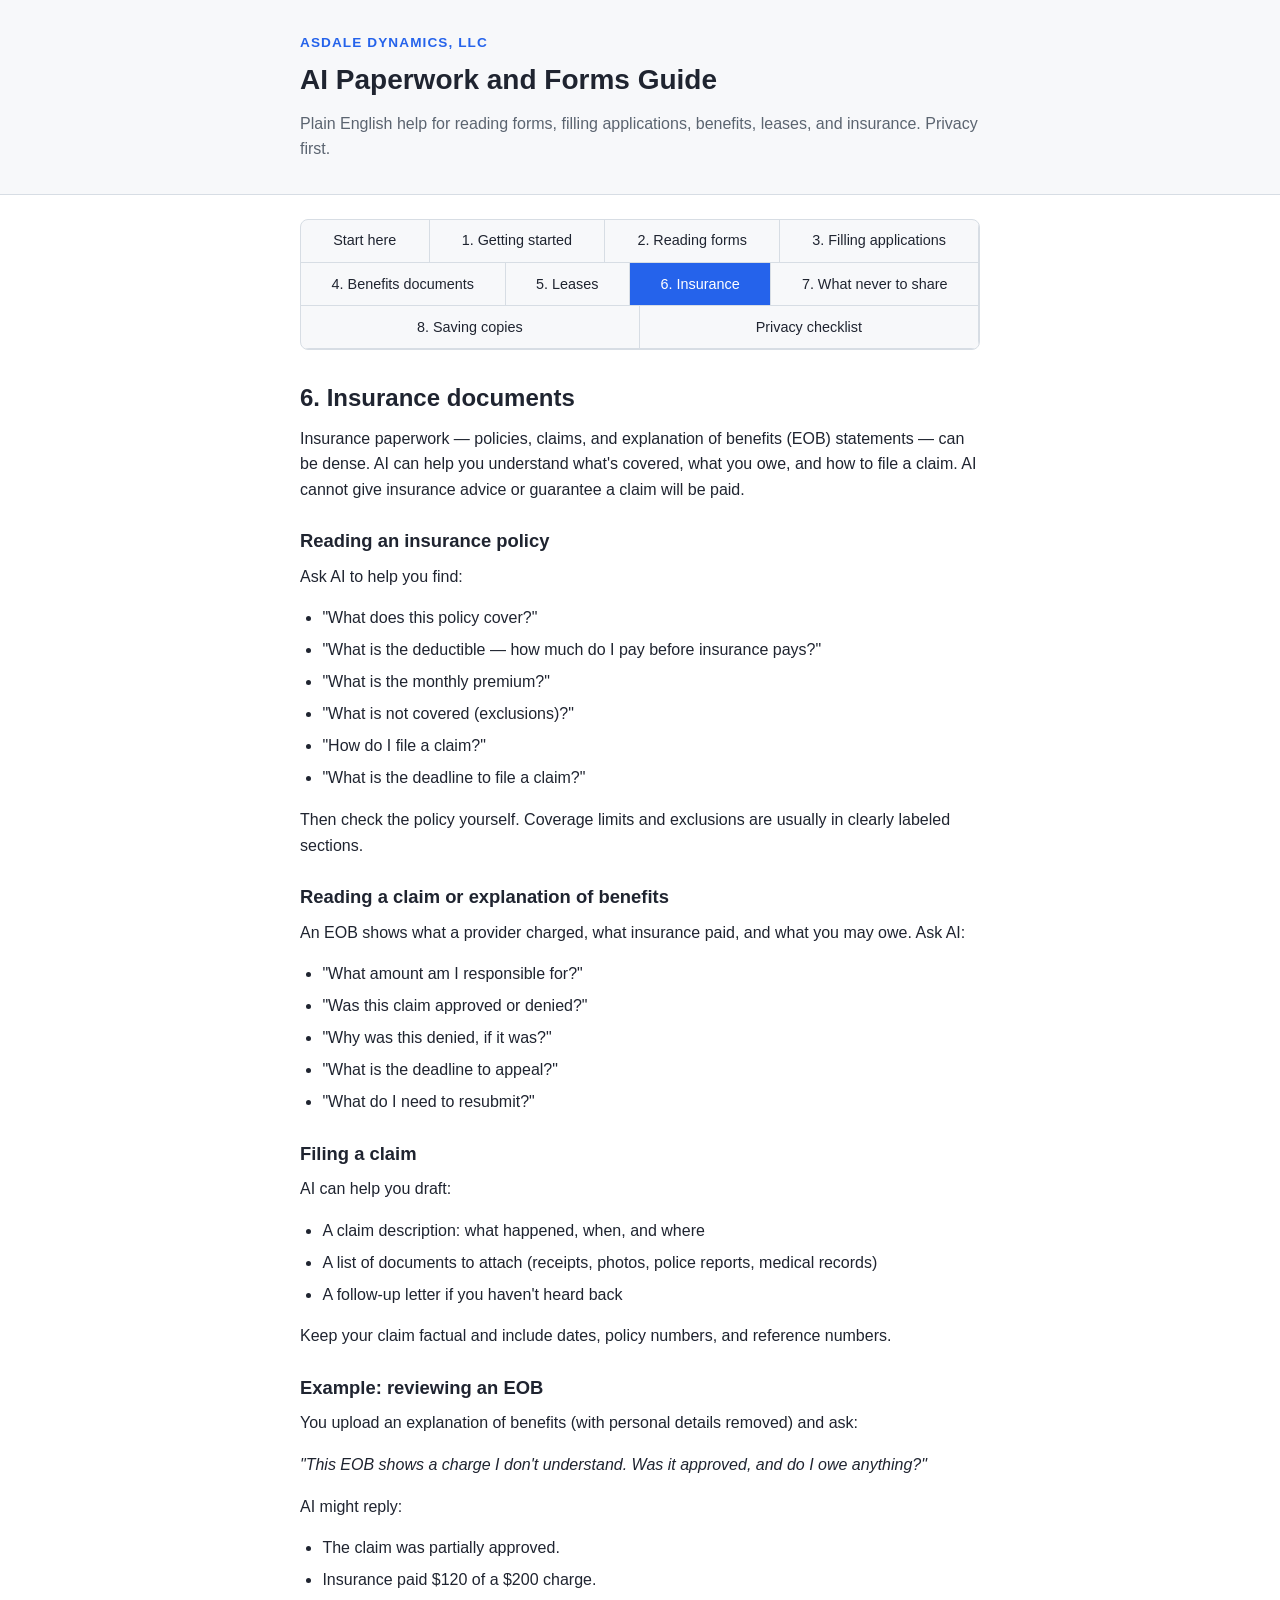
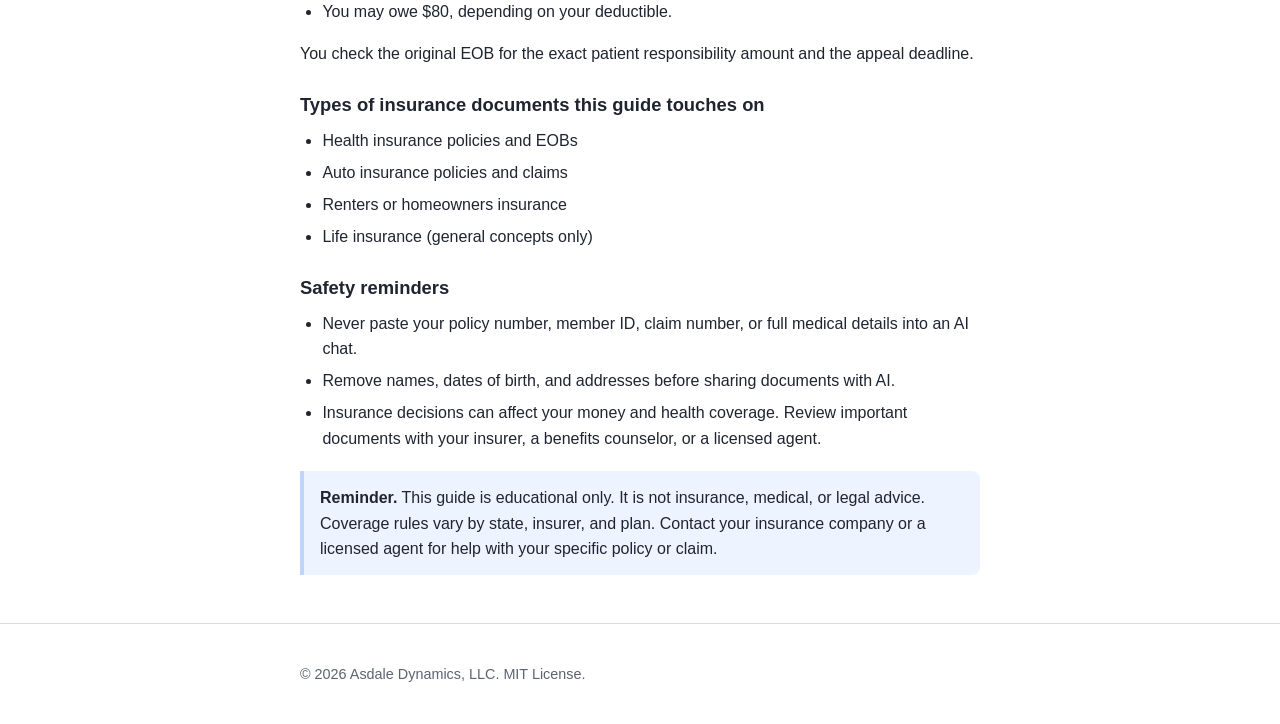
<file: site/06-insurance.html>
<!DOCTYPE html>
<html lang="en">
<head>
<meta charset="UTF-8">
<meta name="viewport" content="width=device-width, initial-scale=1.0">
<title>6. Insurance — AI Paperwork and Forms Guide</title>
<link rel="stylesheet" href="assets/style.css">
</head>
<body>

<header class="site-header">
  <div class="container">
    <div class="brand">
      <span class="brand-kicker">Asdale Dynamics, LLC</span>
      <h1 class="brand-title">AI Paperwork and Forms Guide</h1>
    </div>
    <p class="tagline">Plain English help for reading forms, filling applications, benefits, leases, and insurance. Privacy first.</p>
  </div>
</header>

<main class="container">
  <nav class="chapter-nav" aria-label="Chapters">
    <ul>
      <li><a href="index.html">Start here</a></li>
      <li><a href="01-getting-started.html">1. Getting started</a></li>
      <li><a href="02-reading-forms.html">2. Reading forms</a></li>
      <li><a href="03-filling-applications.html">3. Filling applications</a></li>
      <li><a href="04-benefits-documents.html">4. Benefits documents</a></li>
      <li><a href="05-leases.html">5. Leases</a></li>
      <li><a href="06-insurance.html">6. Insurance</a></li>
      <li><a href="07-what-never-to-share.html">7. What never to share</a></li>
      <li><a href="08-saving-copies.html">8. Saving copies</a></li>
      <li><a href="privacy-checklist.html">Privacy checklist</a></li>
    </ul>
  </nav>

  <article class="chapter">
    <h2>6. Insurance documents</h2>
    <p>Insurance paperwork — policies, claims, and explanation of benefits (EOB) statements — can be dense. AI can help you understand what's covered, what you owe, and how to file a claim. AI cannot give insurance advice or guarantee a claim will be paid.</p>

    <h3>Reading an insurance policy</h3>
    <p>Ask AI to help you find:</p>
    <ul>
      <li>"What does this policy cover?"</li>
      <li>"What is the deductible — how much do I pay before insurance pays?"</li>
      <li>"What is the monthly premium?"</li>
      <li>"What is not covered (exclusions)?"</li>
      <li>"How do I file a claim?"</li>
      <li>"What is the deadline to file a claim?"</li>
    </ul>
    <p>Then check the policy yourself. Coverage limits and exclusions are usually in clearly labeled sections.</p>

    <h3>Reading a claim or explanation of benefits</h3>
    <p>An EOB shows what a provider charged, what insurance paid, and what you may owe. Ask AI:</p>
    <ul>
      <li>"What amount am I responsible for?"</li>
      <li>"Was this claim approved or denied?"</li>
      <li>"Why was this denied, if it was?"</li>
      <li>"What is the deadline to appeal?"</li>
      <li>"What do I need to resubmit?"</li>
    </ul>

    <h3>Filing a claim</h3>
    <p>AI can help you draft:</p>
    <ul>
      <li>A claim description: what happened, when, and where</li>
      <li>A list of documents to attach (receipts, photos, police reports, medical records)</li>
      <li>A follow-up letter if you haven't heard back</li>
    </ul>
    <p>Keep your claim factual and include dates, policy numbers, and reference numbers.</p>

    <h3>Example: reviewing an EOB</h3>
    <p>You upload an explanation of benefits (with personal details removed) and ask:</p>
    <p><em>"This EOB shows a charge I don't understand. Was it approved, and do I owe anything?"</em></p>
    <p>AI might reply:</p>
    <ul>
      <li>The claim was partially approved.</li>
      <li>Insurance paid $120 of a $200 charge.</li>
      <li>You may owe $80, depending on your deductible.</li>
    </ul>
    <p>You check the original EOB for the exact patient responsibility amount and the appeal deadline.</p>

    <h3>Types of insurance documents this guide touches on</h3>
    <ul>
      <li>Health insurance policies and EOBs</li>
      <li>Auto insurance policies and claims</li>
      <li>Renters or homeowners insurance</li>
      <li>Life insurance (general concepts only)</li>
    </ul>

    <h3>Safety reminders</h3>
    <ul>
      <li>Never paste your policy number, member ID, claim number, or full medical details into an AI chat.</li>
      <li>Remove names, dates of birth, and addresses before sharing documents with AI.</li>
      <li>Insurance decisions can affect your money and health coverage. Review important documents with your insurer, a benefits counselor, or a licensed agent.</li>
    </ul>

    <div class="callout info">
      <p><strong>Reminder.</strong> This guide is educational only. It is not insurance, medical, or legal advice. Coverage rules vary by state, insurer, and plan. Contact your insurance company or a licensed agent for help with your specific policy or claim.</p>
    </div>
  </article>
</main>

<footer class="site-footer">
  <div class="container">
    <p>&copy; 2026 Asdale Dynamics, LLC. MIT License.</p>
  </div>
</footer>

<script src="assets/script.js"></script>
</body>
</html>
</file>
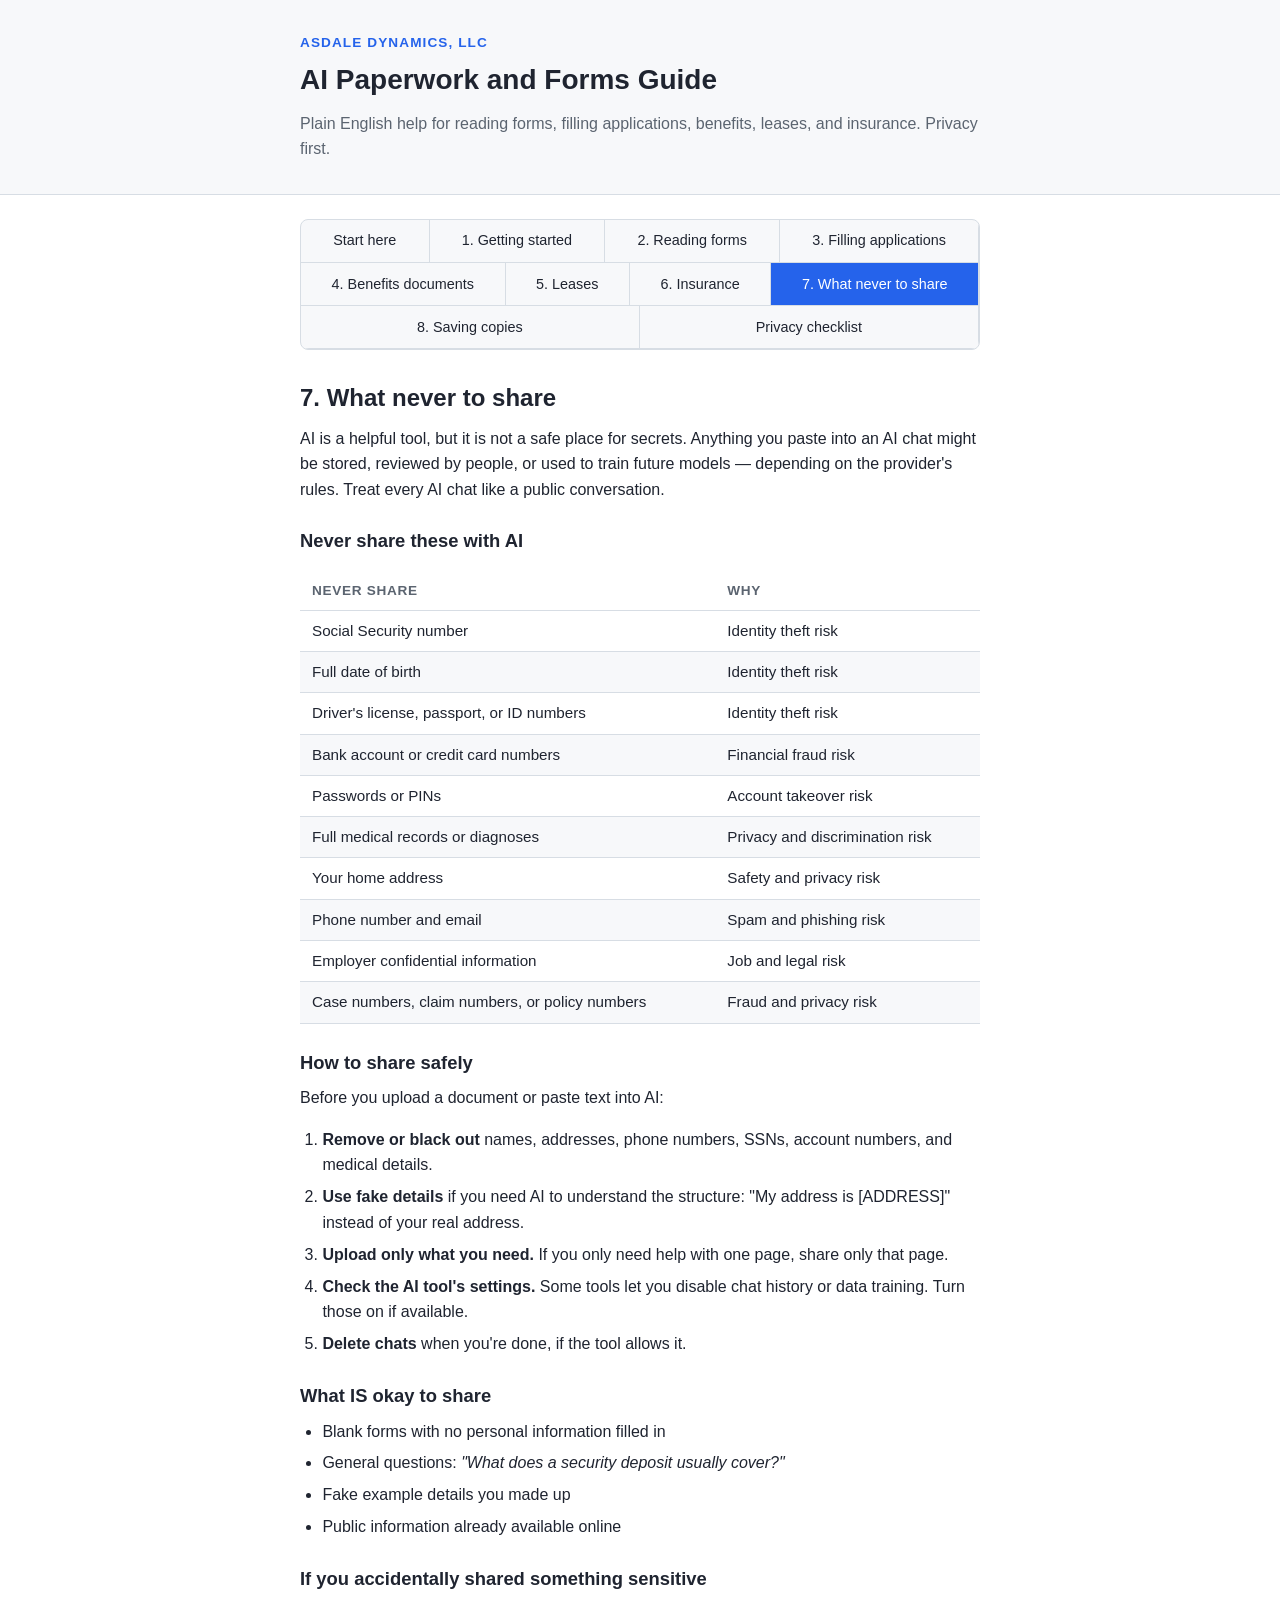
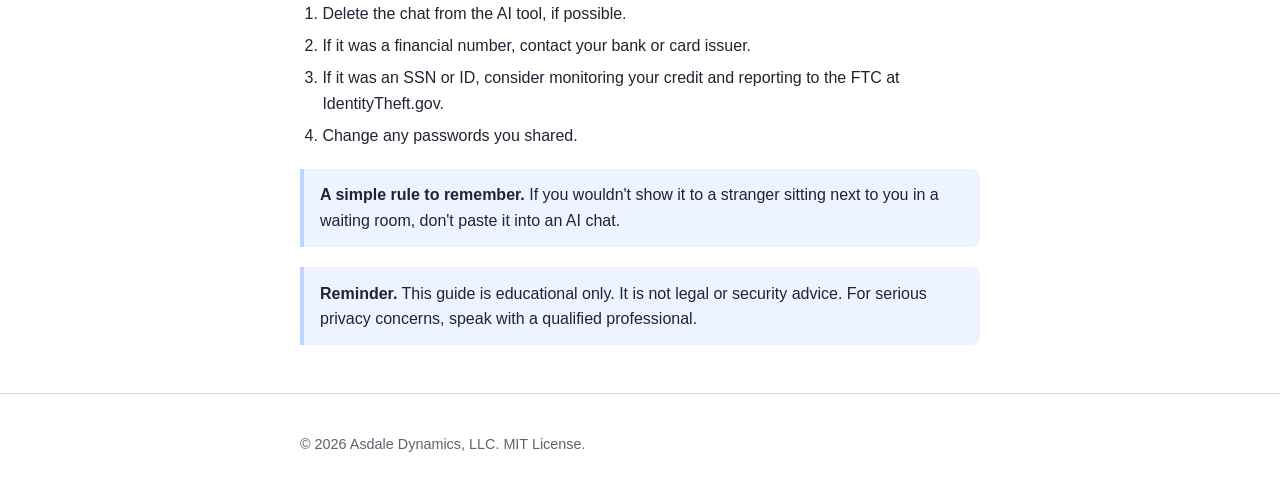
<file: site/07-what-never-to-share.html>
<!DOCTYPE html>
<html lang="en">
<head>
<meta charset="UTF-8">
<meta name="viewport" content="width=device-width, initial-scale=1.0">
<title>7. What never to share — AI Paperwork and Forms Guide</title>
<link rel="stylesheet" href="assets/style.css">
</head>
<body>

<header class="site-header">
  <div class="container">
    <div class="brand">
      <span class="brand-kicker">Asdale Dynamics, LLC</span>
      <h1 class="brand-title">AI Paperwork and Forms Guide</h1>
    </div>
    <p class="tagline">Plain English help for reading forms, filling applications, benefits, leases, and insurance. Privacy first.</p>
  </div>
</header>

<main class="container">
  <nav class="chapter-nav" aria-label="Chapters">
    <ul>
      <li><a href="index.html">Start here</a></li>
      <li><a href="01-getting-started.html">1. Getting started</a></li>
      <li><a href="02-reading-forms.html">2. Reading forms</a></li>
      <li><a href="03-filling-applications.html">3. Filling applications</a></li>
      <li><a href="04-benefits-documents.html">4. Benefits documents</a></li>
      <li><a href="05-leases.html">5. Leases</a></li>
      <li><a href="06-insurance.html">6. Insurance</a></li>
      <li><a href="07-what-never-to-share.html">7. What never to share</a></li>
      <li><a href="08-saving-copies.html">8. Saving copies</a></li>
      <li><a href="privacy-checklist.html">Privacy checklist</a></li>
    </ul>
  </nav>

  <article class="chapter">
    <h2>7. What never to share</h2>
    <p>AI is a helpful tool, but it is not a safe place for secrets. Anything you paste into an AI chat might be stored, reviewed by people, or used to train future models — depending on the provider's rules. Treat every AI chat like a public conversation.</p>

    <h3>Never share these with AI</h3>
    <table>
      <thead>
        <tr><th>Never share</th><th>Why</th></tr>
      </thead>
      <tbody>
        <tr><td>Social Security number</td><td>Identity theft risk</td></tr>
        <tr><td>Full date of birth</td><td>Identity theft risk</td></tr>
        <tr><td>Driver's license, passport, or ID numbers</td><td>Identity theft risk</td></tr>
        <tr><td>Bank account or credit card numbers</td><td>Financial fraud risk</td></tr>
        <tr><td>Passwords or PINs</td><td>Account takeover risk</td></tr>
        <tr><td>Full medical records or diagnoses</td><td>Privacy and discrimination risk</td></tr>
        <tr><td>Your home address</td><td>Safety and privacy risk</td></tr>
        <tr><td>Phone number and email</td><td>Spam and phishing risk</td></tr>
        <tr><td>Employer confidential information</td><td>Job and legal risk</td></tr>
        <tr><td>Case numbers, claim numbers, or policy numbers</td><td>Fraud and privacy risk</td></tr>
      </tbody>
    </table>

    <h3>How to share safely</h3>
    <p>Before you upload a document or paste text into AI:</p>
    <ol>
      <li><strong>Remove or black out</strong> names, addresses, phone numbers, SSNs, account numbers, and medical details.</li>
      <li><strong>Use fake details</strong> if you need AI to understand the structure: "My address is [ADDRESS]" instead of your real address.</li>
      <li><strong>Upload only what you need.</strong> If you only need help with one page, share only that page.</li>
      <li><strong>Check the AI tool's settings.</strong> Some tools let you disable chat history or data training. Turn those on if available.</li>
      <li><strong>Delete chats</strong> when you're done, if the tool allows it.</li>
    </ol>

    <h3>What IS okay to share</h3>
    <ul>
      <li>Blank forms with no personal information filled in</li>
      <li>General questions: <em>"What does a security deposit usually cover?"</em></li>
      <li>Fake example details you made up</li>
      <li>Public information already available online</li>
    </ul>

    <h3>If you accidentally shared something sensitive</h3>
    <ol>
      <li>Delete the chat from the AI tool, if possible.</li>
      <li>If it was a financial number, contact your bank or card issuer.</li>
      <li>If it was an SSN or ID, consider monitoring your credit and reporting to the FTC at IdentityTheft.gov.</li>
      <li>Change any passwords you shared.</li>
    </ol>

    <div class="callout info">
      <p><strong>A simple rule to remember.</strong> If you wouldn't show it to a stranger sitting next to you in a waiting room, don't paste it into an AI chat.</p>
    </div>

    <div class="callout info">
      <p><strong>Reminder.</strong> This guide is educational only. It is not legal or security advice. For serious privacy concerns, speak with a qualified professional.</p>
    </div>
  </article>
</main>

<footer class="site-footer">
  <div class="container">
    <p>&copy; 2026 Asdale Dynamics, LLC. MIT License.</p>
  </div>
</footer>

<script src="assets/script.js"></script>
</body>
</html>
</file>
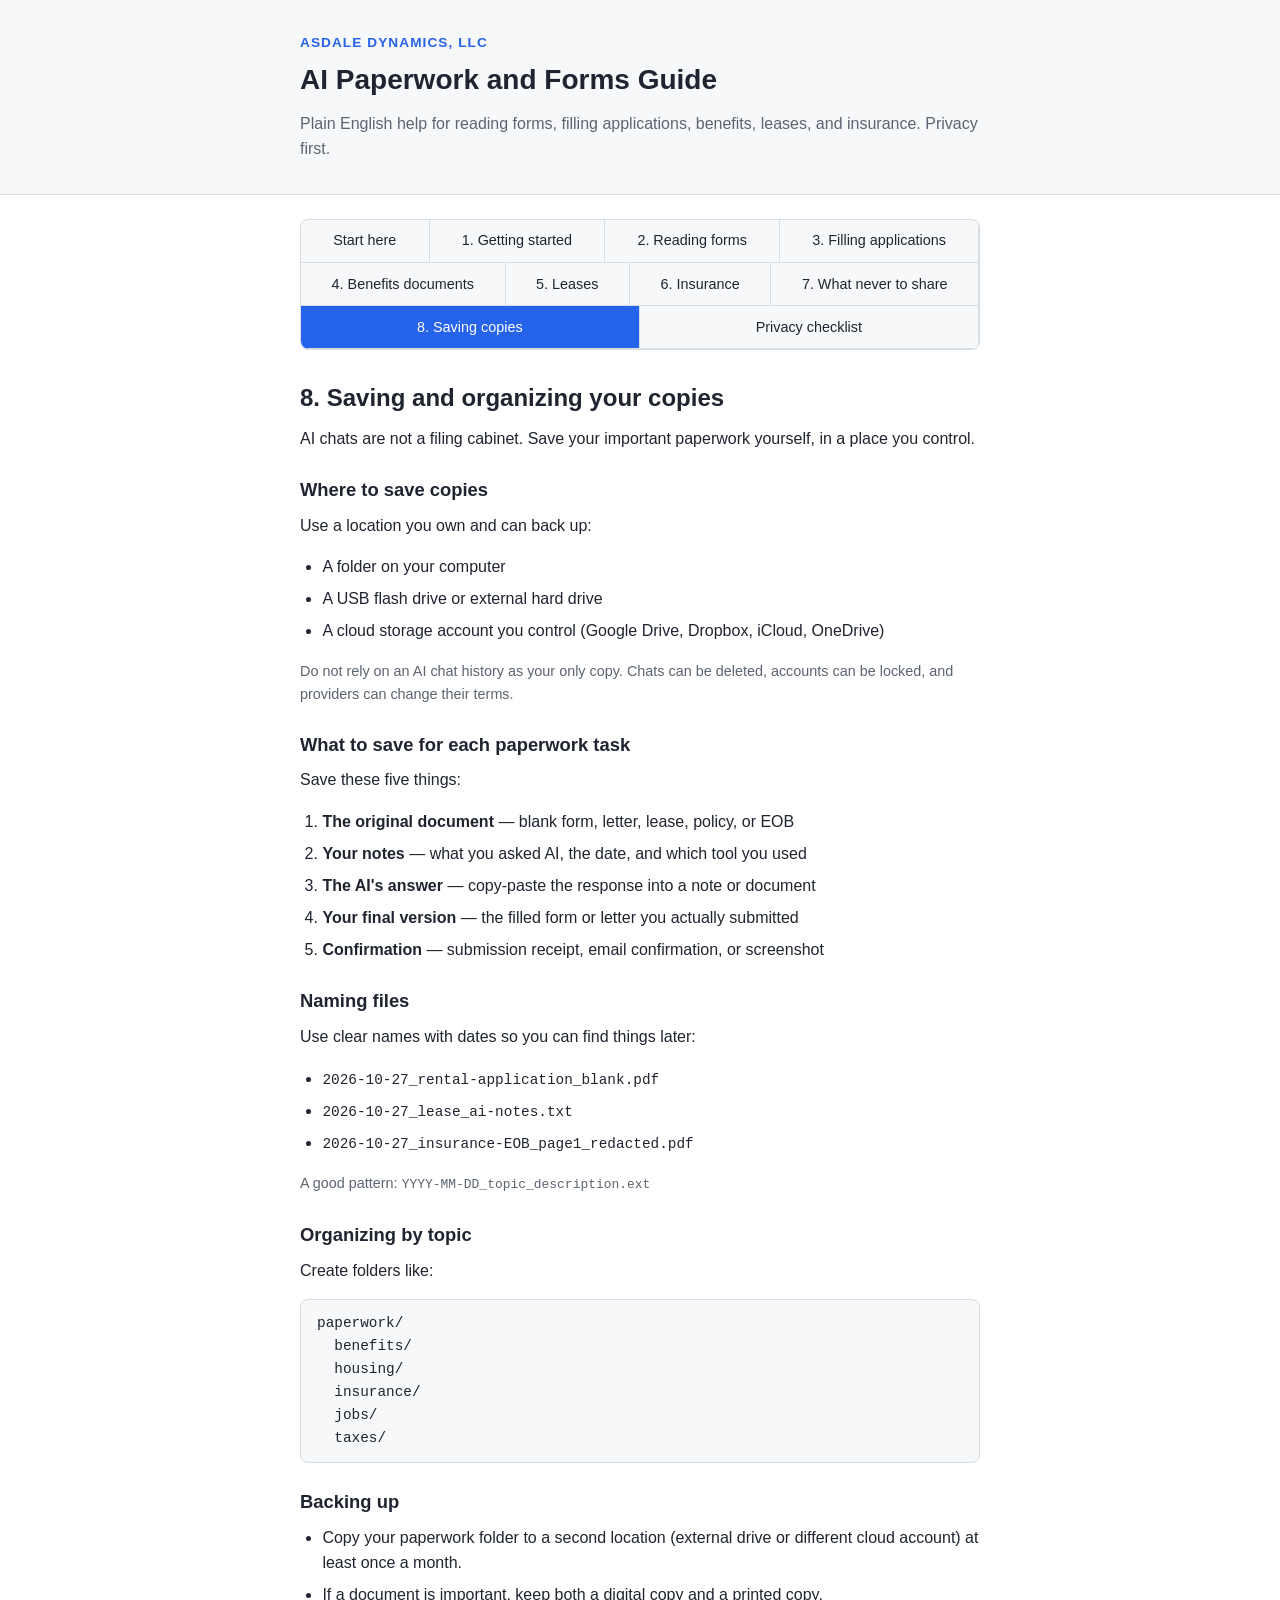
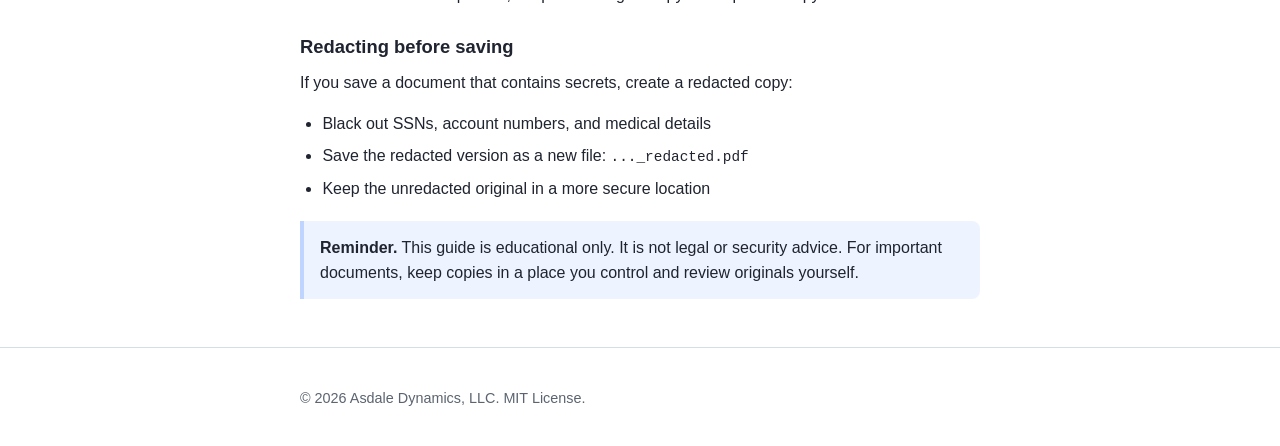
<file: site/08-saving-copies.html>
<!DOCTYPE html>
<html lang="en">
<head>
<meta charset="UTF-8">
<meta name="viewport" content="width=device-width, initial-scale=1.0">
<title>8. Saving copies — AI Paperwork and Forms Guide</title>
<link rel="stylesheet" href="assets/style.css">
</head>
<body>

<header class="site-header">
  <div class="container">
    <div class="brand">
      <span class="brand-kicker">Asdale Dynamics, LLC</span>
      <h1 class="brand-title">AI Paperwork and Forms Guide</h1>
    </div>
    <p class="tagline">Plain English help for reading forms, filling applications, benefits, leases, and insurance. Privacy first.</p>
  </div>
</header>

<main class="container">
  <nav class="chapter-nav" aria-label="Chapters">
    <ul>
      <li><a href="index.html">Start here</a></li>
      <li><a href="01-getting-started.html">1. Getting started</a></li>
      <li><a href="02-reading-forms.html">2. Reading forms</a></li>
      <li><a href="03-filling-applications.html">3. Filling applications</a></li>
      <li><a href="04-benefits-documents.html">4. Benefits documents</a></li>
      <li><a href="05-leases.html">5. Leases</a></li>
      <li><a href="06-insurance.html">6. Insurance</a></li>
      <li><a href="07-what-never-to-share.html">7. What never to share</a></li>
      <li><a href="08-saving-copies.html">8. Saving copies</a></li>
      <li><a href="privacy-checklist.html">Privacy checklist</a></li>
    </ul>
  </nav>

  <article class="chapter">
    <h2>8. Saving and organizing your copies</h2>
    <p>AI chats are not a filing cabinet. Save your important paperwork yourself, in a place you control.</p>

    <h3>Where to save copies</h3>
    <p>Use a location you own and can back up:</p>
    <ul>
      <li>A folder on your computer</li>
      <li>A USB flash drive or external hard drive</li>
      <li>A cloud storage account you control (Google Drive, Dropbox, iCloud, OneDrive)</li>
    </ul>
    <p class="muted">Do not rely on an AI chat history as your only copy. Chats can be deleted, accounts can be locked, and providers can change their terms.</p>

    <h3>What to save for each paperwork task</h3>
    <p>Save these five things:</p>
    <ol>
      <li><strong>The original document</strong> — blank form, letter, lease, policy, or EOB</li>
      <li><strong>Your notes</strong> — what you asked AI, the date, and which tool you used</li>
      <li><strong>The AI's answer</strong> — copy-paste the response into a note or document</li>
      <li><strong>Your final version</strong> — the filled form or letter you actually submitted</li>
      <li><strong>Confirmation</strong> — submission receipt, email confirmation, or screenshot</li>
    </ol>

    <h3>Naming files</h3>
    <p>Use clear names with dates so you can find things later:</p>
    <ul>
      <li><code>2026-10-27_rental-application_blank.pdf</code></li>
      <li><code>2026-10-27_lease_ai-notes.txt</code></li>
      <li><code>2026-10-27_insurance-EOB_page1_redacted.pdf</code></li>
    </ul>
    <p class="muted">A good pattern: <code>YYYY-MM-DD_topic_description.ext</code></p>

    <h3>Organizing by topic</h3>
    <p>Create folders like:</p>
    <pre>paperwork/
  benefits/
  housing/
  insurance/
  jobs/
  taxes/</pre>

    <h3>Backing up</h3>
    <ul>
      <li>Copy your paperwork folder to a second location (external drive or different cloud account) at least once a month.</li>
      <li>If a document is important, keep both a digital copy and a printed copy.</li>
    </ul>

    <h3>Redacting before saving</h3>
    <p>If you save a document that contains secrets, create a redacted copy:</p>
    <ul>
      <li>Black out SSNs, account numbers, and medical details</li>
      <li>Save the redacted version as a new file: <code>..._redacted.pdf</code></li>
      <li>Keep the unredacted original in a more secure location</li>
    </ul>

    <div class="callout info">
      <p><strong>Reminder.</strong> This guide is educational only. It is not legal or security advice. For important documents, keep copies in a place you control and review originals yourself.</p>
    </div>
  </article>
</main>

<footer class="site-footer">
  <div class="container">
    <p>&copy; 2026 Asdale Dynamics, LLC. MIT License.</p>
  </div>
</footer>

<script src="assets/script.js"></script>
</body>
</html>
</file>
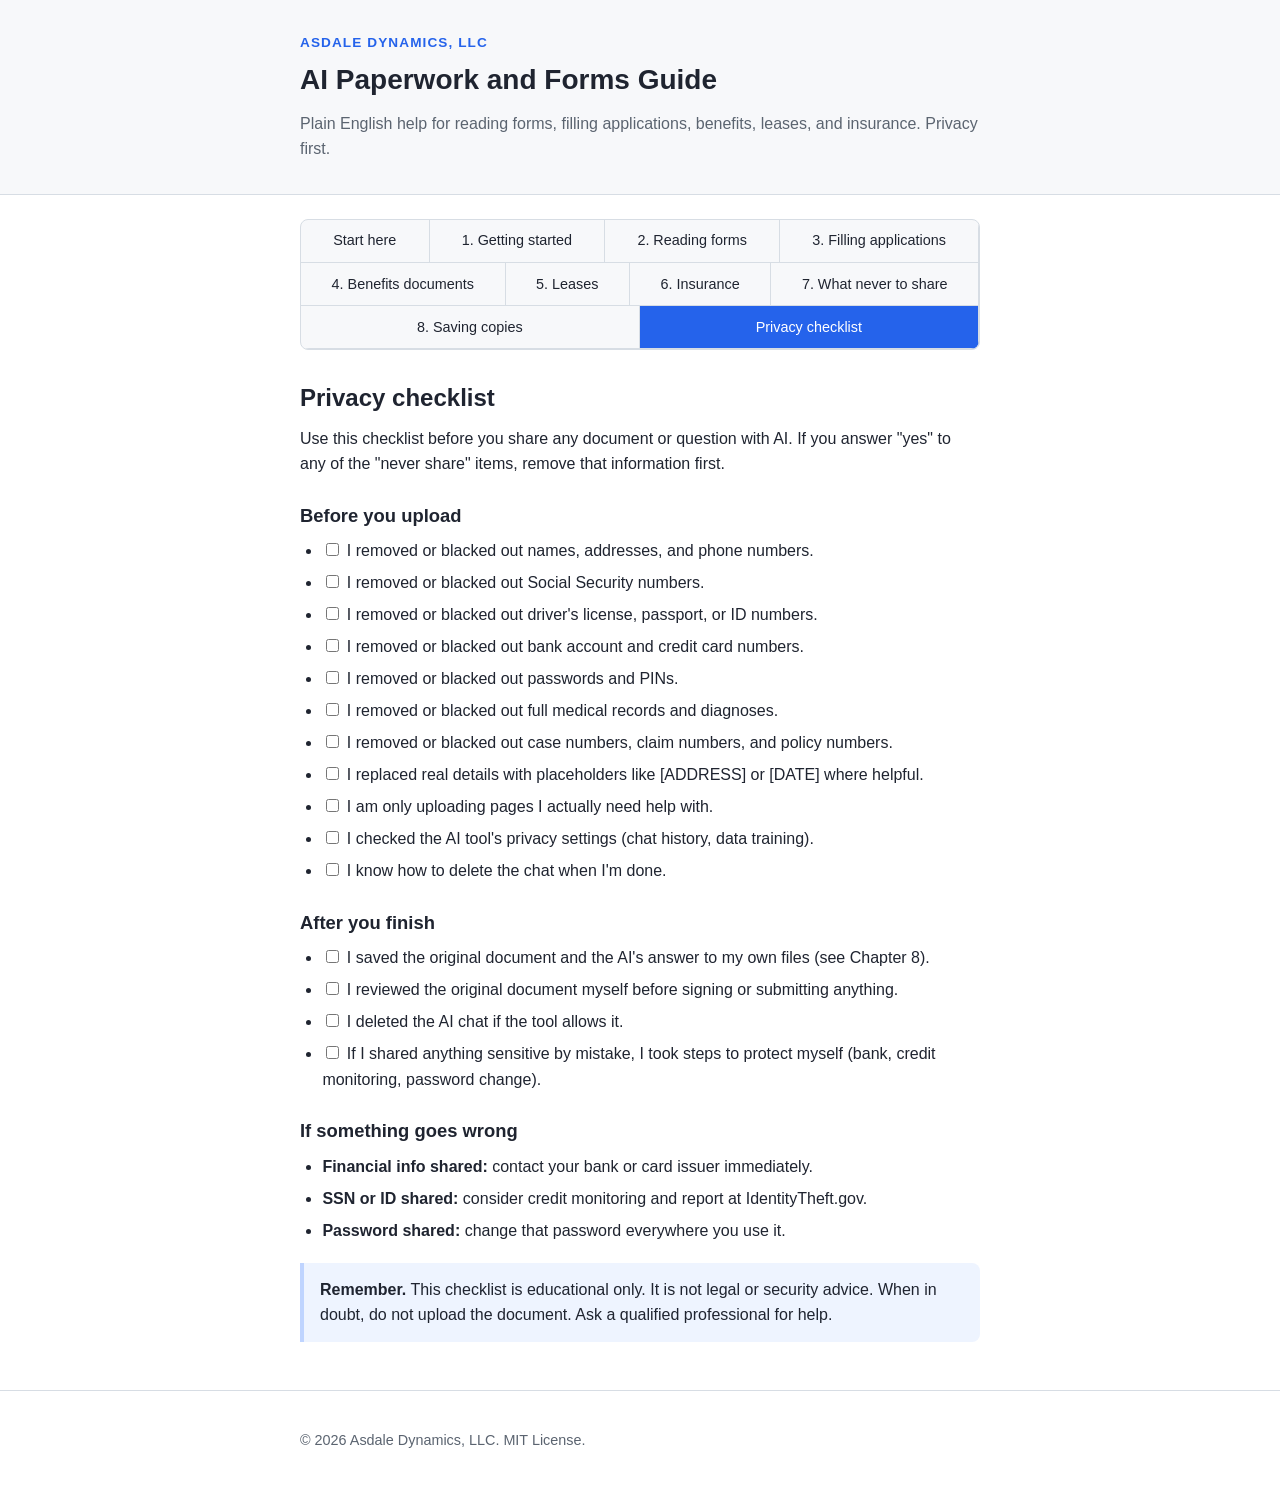
<file: site/privacy-checklist.html>
<!DOCTYPE html>
<html lang="en">
<head>
<meta charset="UTF-8">
<meta name="viewport" content="width=device-width, initial-scale=1.0">
<title>Privacy checklist — AI Paperwork and Forms Guide</title>
<link rel="stylesheet" href="assets/style.css">
</head>
<body>

<header class="site-header">
  <div class="container">
    <div class="brand">
      <span class="brand-kicker">Asdale Dynamics, LLC</span>
      <h1 class="brand-title">AI Paperwork and Forms Guide</h1>
    </div>
    <p class="tagline">Plain English help for reading forms, filling applications, benefits, leases, and insurance. Privacy first.</p>
  </div>
</header>

<main class="container">
  <nav class="chapter-nav" aria-label="Chapters">
    <ul>
      <li><a href="index.html">Start here</a></li>
      <li><a href="01-getting-started.html">1. Getting started</a></li>
      <li><a href="02-reading-forms.html">2. Reading forms</a></li>
      <li><a href="03-filling-applications.html">3. Filling applications</a></li>
      <li><a href="04-benefits-documents.html">4. Benefits documents</a></li>
      <li><a href="05-leases.html">5. Leases</a></li>
      <li><a href="06-insurance.html">6. Insurance</a></li>
      <li><a href="07-what-never-to-share.html">7. What never to share</a></li>
      <li><a href="08-saving-copies.html">8. Saving copies</a></li>
      <li><a href="privacy-checklist.html">Privacy checklist</a></li>
    </ul>
  </nav>

  <article class="chapter">
    <h2>Privacy checklist</h2>
    <p>Use this checklist before you share any document or question with AI. If you answer "yes" to any of the "never share" items, remove that information first.</p>

    <h3>Before you upload</h3>
    <ul>
      <li><input type="checkbox"> I removed or blacked out names, addresses, and phone numbers.</li>
      <li><input type="checkbox"> I removed or blacked out Social Security numbers.</li>
      <li><input type="checkbox"> I removed or blacked out driver's license, passport, or ID numbers.</li>
      <li><input type="checkbox"> I removed or blacked out bank account and credit card numbers.</li>
      <li><input type="checkbox"> I removed or blacked out passwords and PINs.</li>
      <li><input type="checkbox"> I removed or blacked out full medical records and diagnoses.</li>
      <li><input type="checkbox"> I removed or blacked out case numbers, claim numbers, and policy numbers.</li>
      <li><input type="checkbox"> I replaced real details with placeholders like [ADDRESS] or [DATE] where helpful.</li>
      <li><input type="checkbox"> I am only uploading pages I actually need help with.</li>
      <li><input type="checkbox"> I checked the AI tool's privacy settings (chat history, data training).</li>
      <li><input type="checkbox"> I know how to delete the chat when I'm done.</li>
    </ul>

    <h3>After you finish</h3>
    <ul>
      <li><input type="checkbox"> I saved the original document and the AI's answer to my own files (see Chapter 8).</li>
      <li><input type="checkbox"> I reviewed the original document myself before signing or submitting anything.</li>
      <li><input type="checkbox"> I deleted the AI chat if the tool allows it.</li>
      <li><input type="checkbox"> If I shared anything sensitive by mistake, I took steps to protect myself (bank, credit monitoring, password change).</li>
    </ul>

    <h3>If something goes wrong</h3>
    <ul>
      <li><strong>Financial info shared:</strong> contact your bank or card issuer immediately.</li>
      <li><strong>SSN or ID shared:</strong> consider credit monitoring and report at IdentityTheft.gov.</li>
      <li><strong>Password shared:</strong> change that password everywhere you use it.</li>
    </ul>

    <div class="callout info">
      <p><strong>Remember.</strong> This checklist is educational only. It is not legal or security advice. When in doubt, do not upload the document. Ask a qualified professional for help.</p>
    </div>
  </article>
</main>

<footer class="site-footer">
  <div class="container">
    <p>&copy; 2026 Asdale Dynamics, LLC. MIT License.</p>
  </div>
</footer>

<script src="assets/script.js"></script>
</body>
</html>
</file>
<file: site/assets/style.css>
/* AI Paperwork and Forms Guide — Asdale Dynamics, LLC */
/* Simple, warm, readable static site styles. No framework. */

:root {
  --bg: #ffffff;
  --surface: #f7f8fa;
  --text: #1f2430;
  --muted: #5b6470;
  --accent: #2563eb;
  --accent-hover: #1d4ed8;
  --border: #d7dde4;
  --info-bg: #eef4ff;
  --info-border: #bfd4ff;
  --max-width: 720px;
  --radius: 8px;
}

* { box-sizing: border-box; }

html {
  scroll-behavior: smooth;
}

body {
  margin: 0;
  font-family: -apple-system, BlinkMacSystemFont, "Segoe UI", Roboto, Helvetica, Arial, sans-serif;
  color: var(--text);
  background: var(--bg);
  line-height: 1.6;
}

.container {
  max-width: var(--max-width);
  margin: 0 auto;
  padding: 0 1.25rem;
}

.site-header {
  background: var(--surface);
  border-bottom: 1px solid var(--border);
  padding: 2rem 0;
  margin-bottom: 1.5rem;
}

.brand {
  display: flex;
  flex-direction: column;
  gap: 0.25rem;
}

.brand-kicker {
  font-size: 0.85rem;
  font-weight: 700;
  letter-spacing: 0.08em;
  text-transform: uppercase;
  color: var(--accent);
}

.brand-title {
  margin: 0;
  font-size: 1.75rem;
  font-weight: 800;
  color: var(--text);
}

.tagline {
  margin: 0.5rem 0 0;
  color: var(--muted);
  font-size: 1rem;
}

.chapter-nav {
  margin-bottom: 2rem;
  border: 1px solid var(--border);
  border-radius: var(--radius);
  background: var(--surface);
}

.chapter-nav ul {
  list-style: none;
  margin: 0;
  padding: 0;
  display: flex;
  flex-wrap: wrap;
  gap: 0;
  border-radius: var(--radius);
  overflow: hidden;
}

.chapter-nav li {
  flex: 1 1 auto;
  min-width: 110px;
}

.chapter-nav a {
  display: block;
  padding: 0.6rem 0.75rem;
  font-size: 0.9rem;
  font-weight: 500;
  color: var(--text);
  text-decoration: none;
  border-right: 1px solid var(--border);
  border-bottom: 1px solid var(--border);
  text-align: center;
}

.chapter-nav a:hover,
.chapter-nav a:focus {
  background: var(--border);
  color: var(--accent);
  outline: none;
}

.chapter-nav a.current {
  background: var(--accent);
  color: #ffffff;
}

.chapter {
  margin-bottom: 3rem;
}

.chapter h2 {
  font-size: 1.5rem;
  font-weight: 700;
  margin: 0 0 0.75rem;
  line-height: 1.3;
}

.chapter h3 {
  font-size: 1.15rem;
  font-weight: 600;
  margin: 1.5rem 0 0.5rem;
  color: var(--text);
}

.chapter h4 {
  font-size: 1rem;
  font-weight: 600;
  margin: 1.25rem 0 0.5rem;
  color: var(--text);
}

.chapter p {
  margin: 0 0 1rem;
}

.chapter ul,
.chapter ol {
  margin: 0.5rem 0 1rem;
  padding-left: 1.4rem;
}

.chapter li {
  margin-bottom: 0.4rem;
}

.chapter table {
  width: 100%;
  border-collapse: collapse;
  margin: 1rem 0;
  font-size: 0.95rem;
}

.chapter th,
.chapter td {
  text-align: left;
  padding: 0.5rem 0.75rem;
  border-bottom: 1px solid var(--border);
}

.chapter th {
  font-weight: 600;
  color: var(--muted);
  font-size: 0.85rem;
  text-transform: uppercase;
  letter-spacing: 0.05em;
}

.chapter tr:nth-child(even) td {
  background: var(--surface);
}

.callout {
  border-left: 4px solid;
  padding: 0.85rem 1rem;
  margin: 1.25rem 0;
  border-radius: 0 var(--radius) var(--radius) 0;
}

.callout.info {
  background: var(--info-bg);
  border-color: var(--info-border);
}

.callout p {
  margin: 0;
}

pre {
  background: var(--surface);
  border: 1px solid var(--border);
  border-radius: var(--radius);
  padding: 0.75rem 1rem;
  overflow-x: auto;
  font-size: 0.9rem;
  margin: 1rem 0;
}

code {
  font-family: ui-monospace, SFMono-Regular, Menlo, Monaco, Consolas, monospace;
  font-size: 0.9em;
}

.muted {
  color: var(--muted);
  font-size: 0.9rem;
}

a {
  color: var(--accent);
  text-decoration: underline;
}

a:focus-visible {
  outline: 2px solid var(--accent);
  outline-offset: 2px;
}

.site-footer {
  border-top: 1px solid var(--border);
  padding: 1.5rem 0;
  margin-top: 3rem;
  color: var(--muted);
  font-size: 0.9rem;
}

@media (max-width: 600px) {
  .chapter-nav li {
    min-width: 100%;
  }
  .chapter-nav a {
    border-right: none;
    border-bottom: 1px solid var(--border);
  }
  .chapter-nav li:last-child a {
    border-bottom: none;
  }
}

@media print {
  body {
    background: #ffffff;
    color: #000000;
    line-height: 1.4;
  }
  .site-header,
  .chapter-nav,
  .callout.info,
  .site-footer,
  .muted {
    display: none !important;
  }
  .chapter {
    margin-bottom: 1.5rem;
    break-inside: avoid;
  }
  a {
    color: #000000;
    text-decoration: none;
  }
}
</file>
